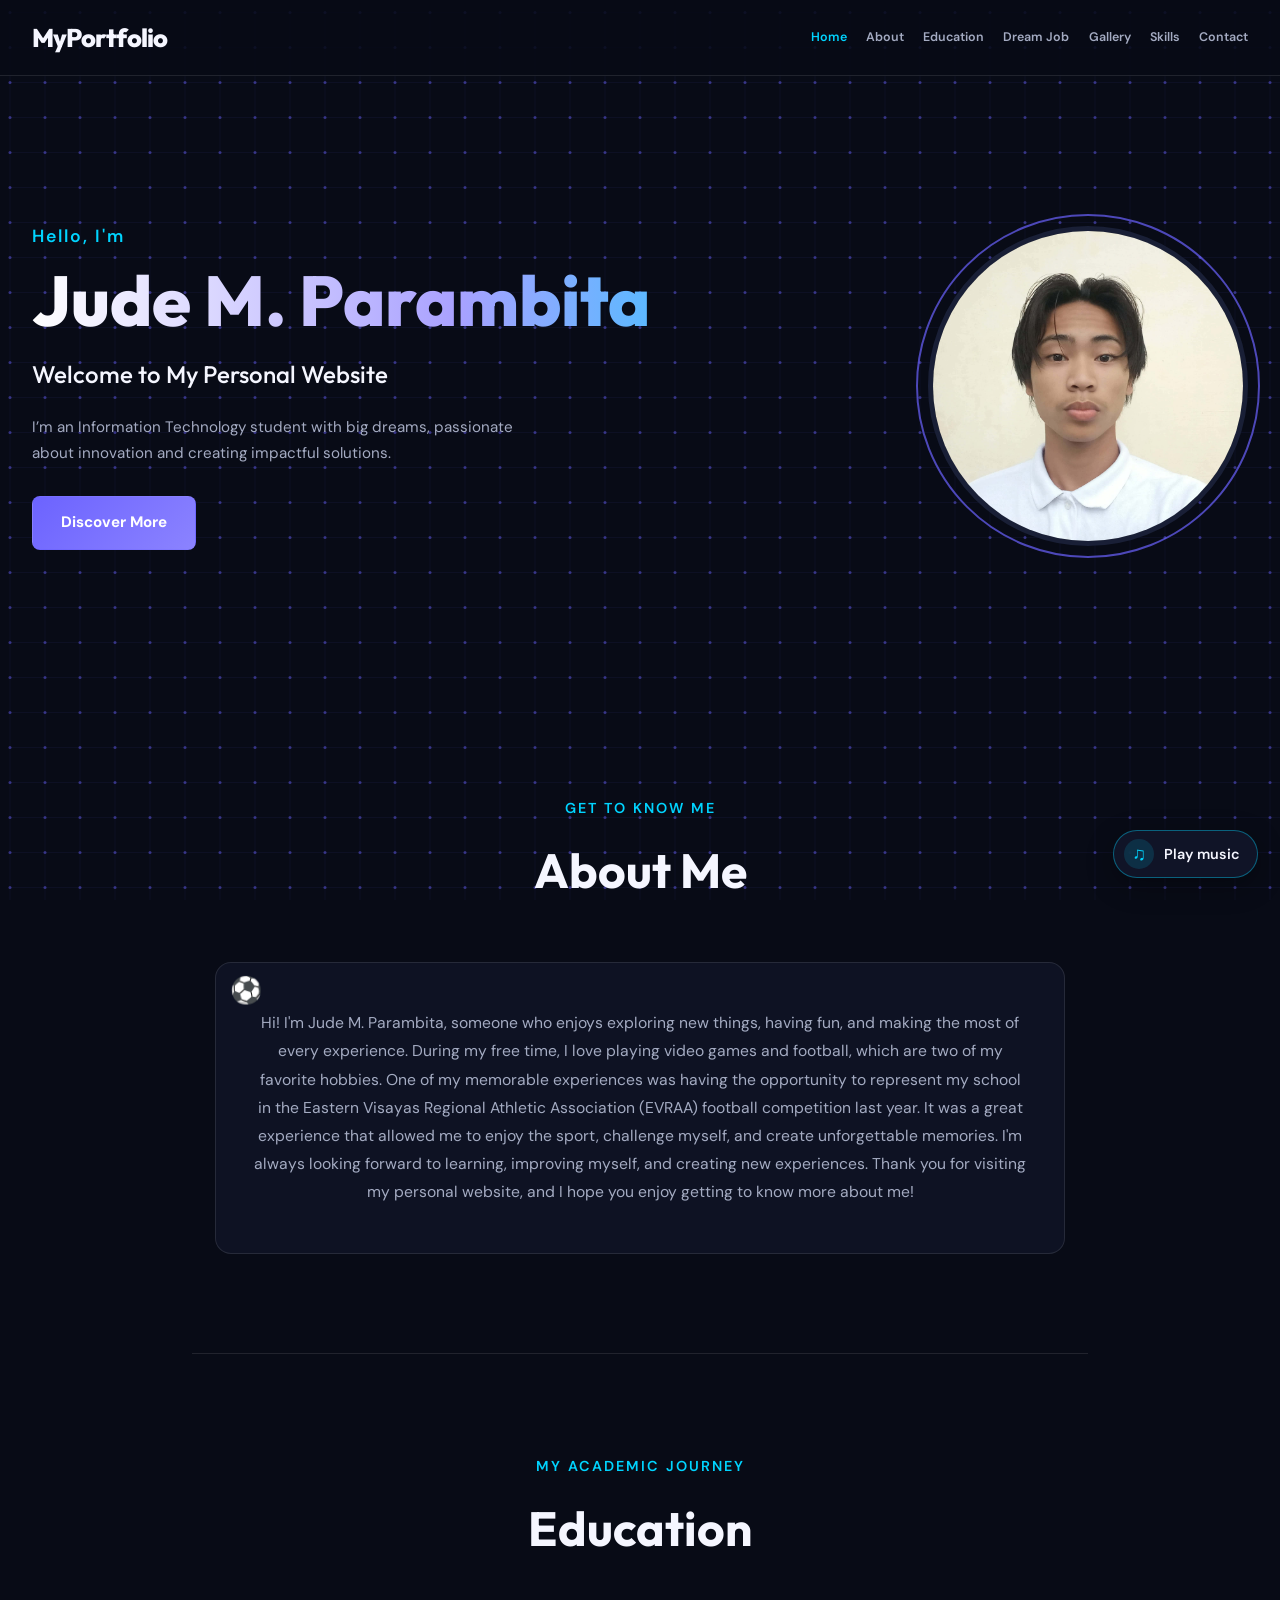
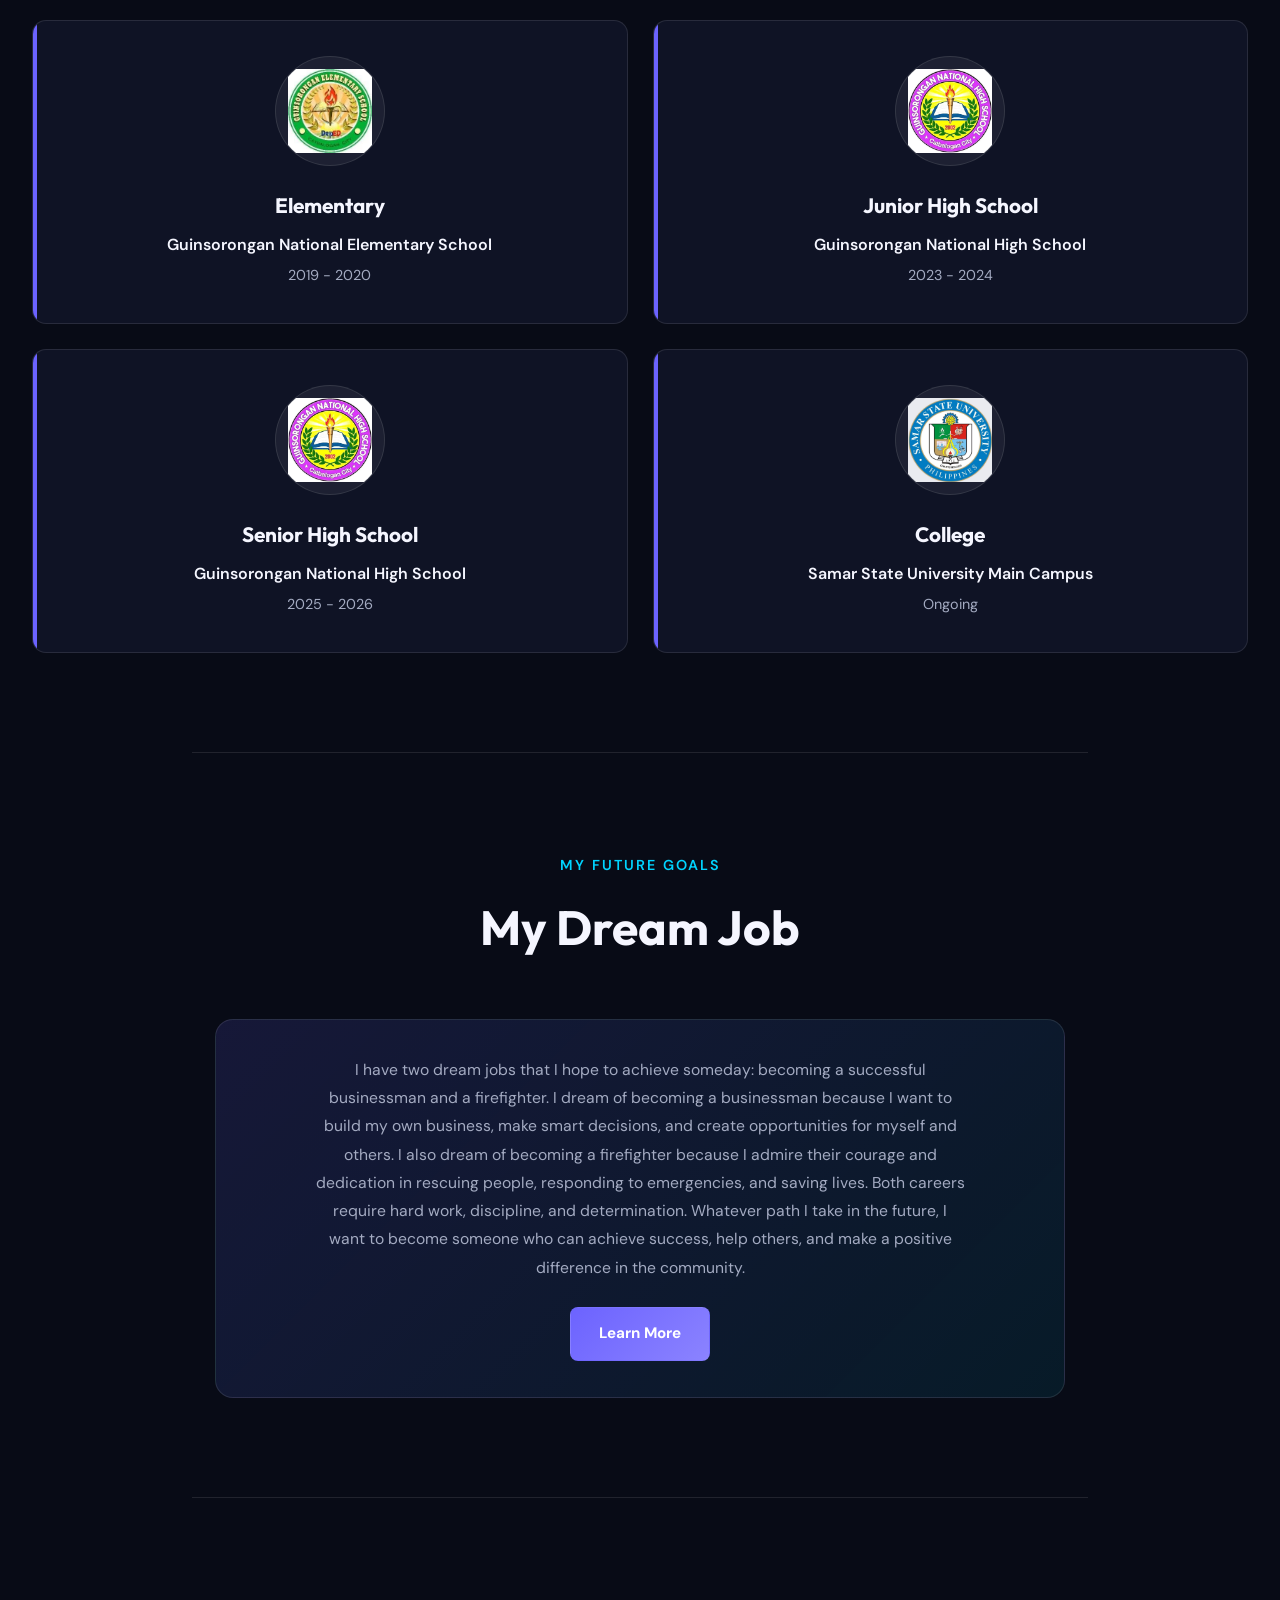
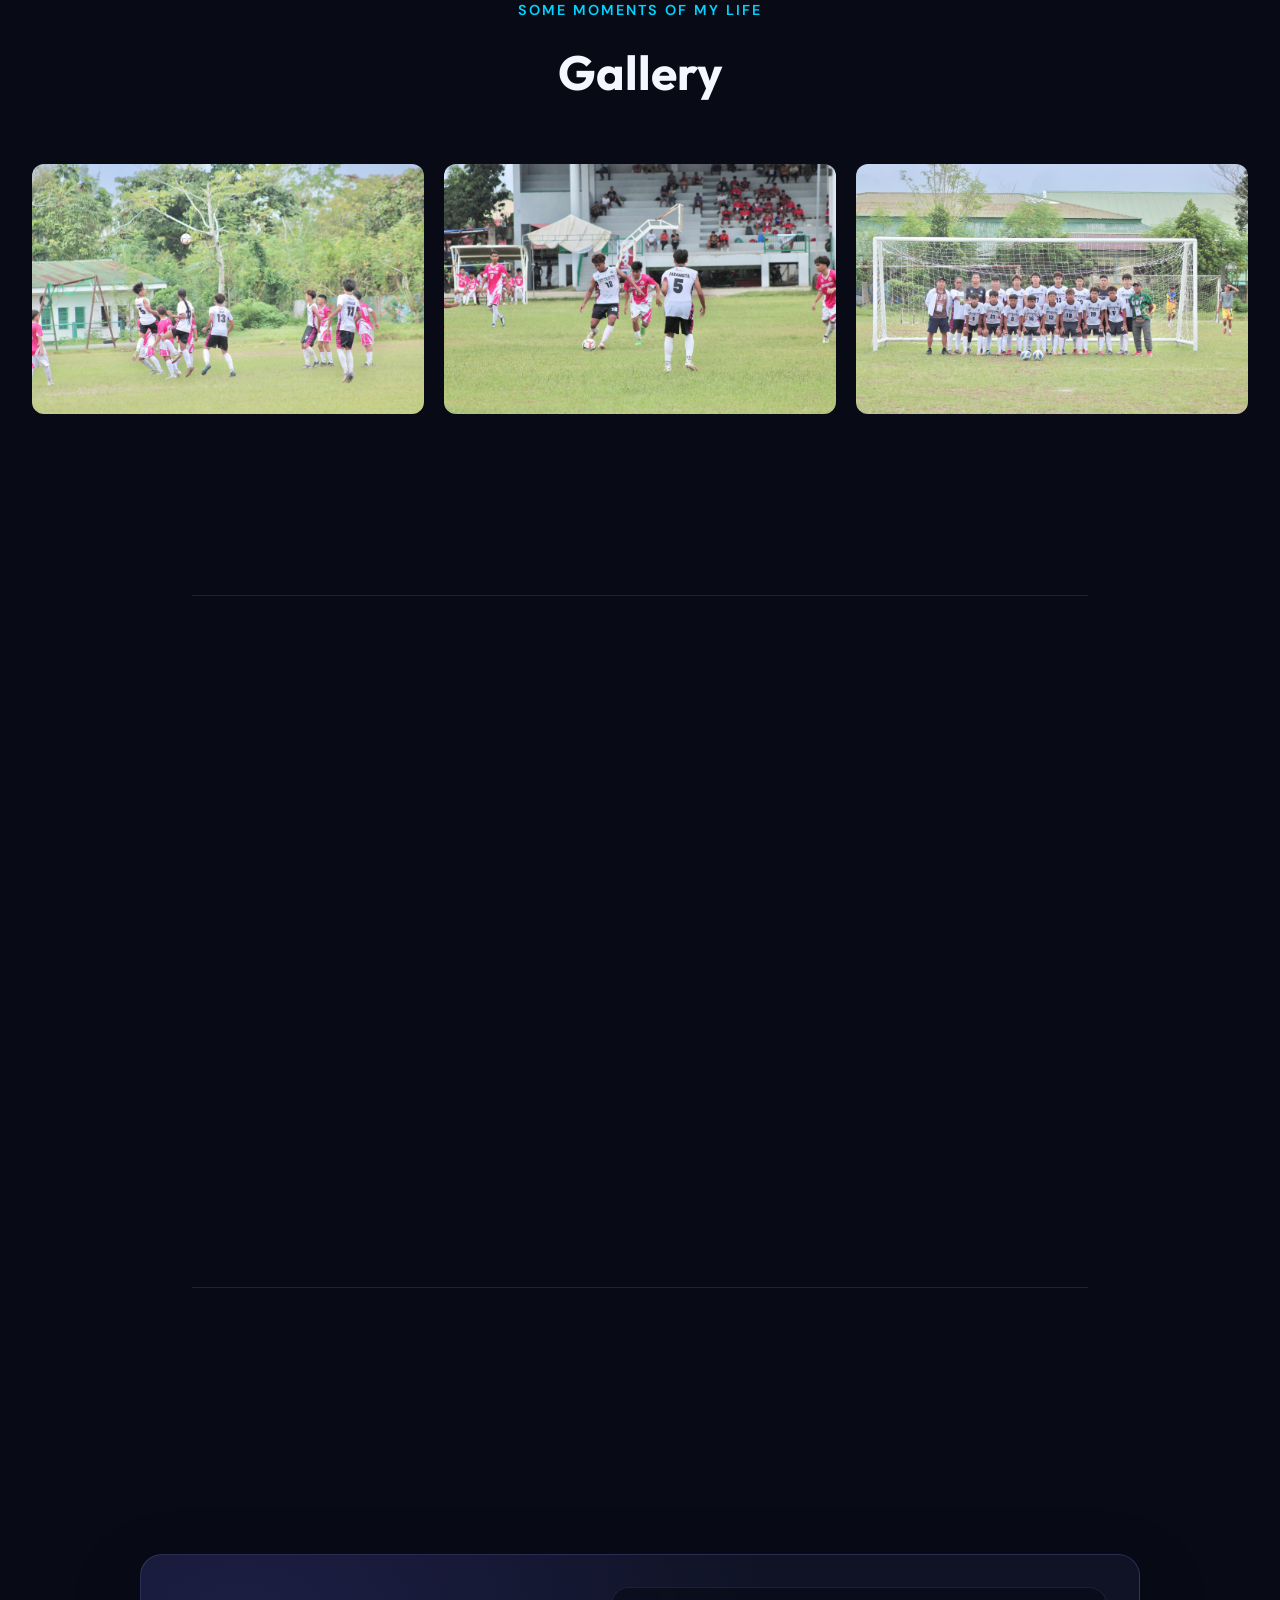
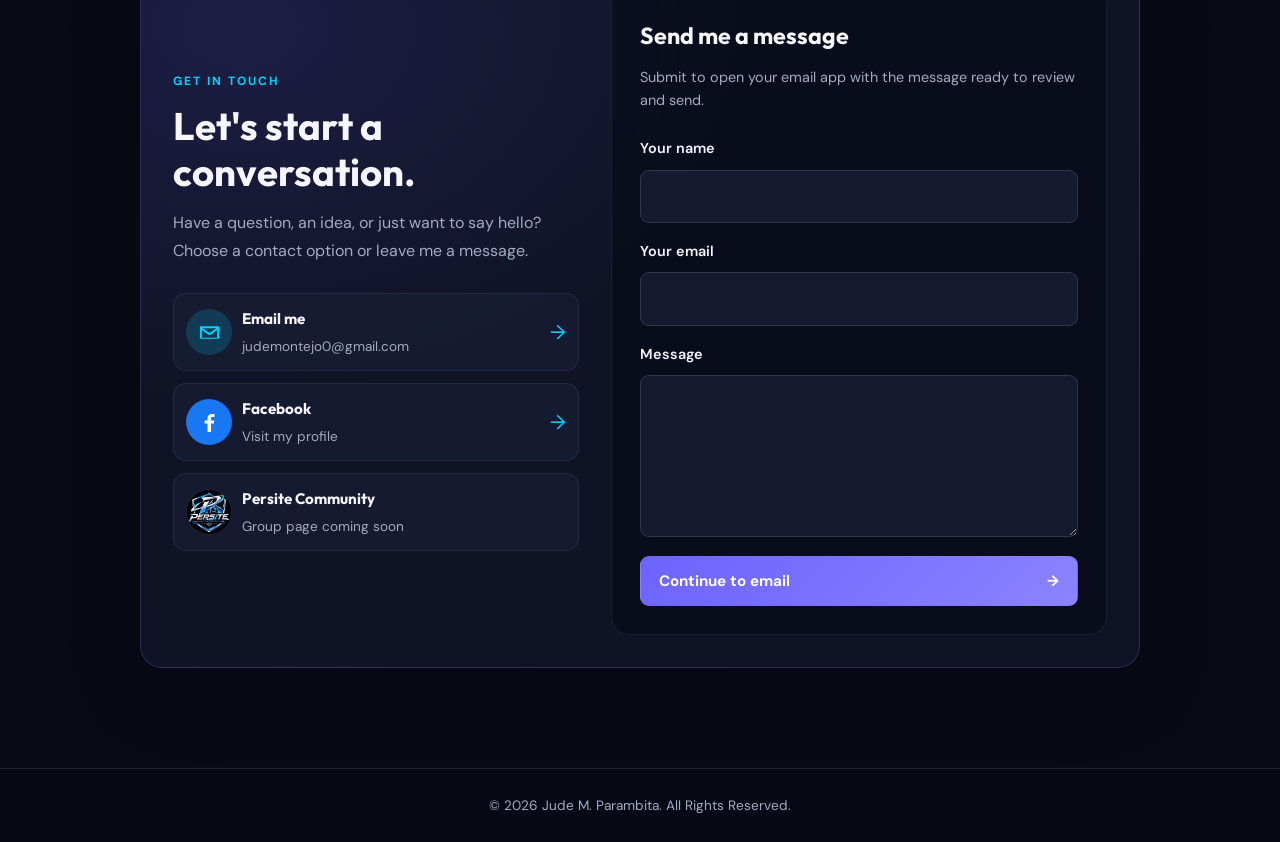
<file: index.html>
<!DOCTYPE html>
<html lang="en">

<head>
    <meta charset="UTF-8">
    <meta name="viewport" content="width=device-width, initial-scale=1.0">

    <meta name="description" content="Personal website and portfolio.">
    <meta name="author" content="Your Name">

    <title>My Personal Website</title>

    <!-- Website Stylesheets -->
    <link rel="stylesheet" href="assets/css/style.css">
    <link rel="stylesheet" href="assets/css/home.css">
    <link rel="stylesheet" href="assets/css/responsive.css">
</head>

<body>

    <!-- Interactive Background -->
    <canvas id="particles-canvas"></canvas>

    <!-- Navigation Bar -->
    <header class="header">
        <nav class="navbar">

            <a href="#home" class="logo">
                MyPortfolio
            </a>

            <button class="menu-toggle" id="menu-toggle"
                aria-label="Toggle navigation"
                aria-expanded="false">
                ☰
            </button>

            <ul class="nav-links" id="nav-links">
                <li><a href="#home">Home</a></li>
                <li><a href="#about">About</a></li>
                <li><a href="#education">Education</a></li>
                <li><a href="pages/dream-job.html">Dream Job</a></li>
                <li><a href="pages/gallery.html">Gallery</a></li>
                <li><a href="#skills">Skills</a></li>
                <li><a href="#contact">Contact</a></li>
            </ul>

        </nav>
    </header>

    <!-- Main Content -->
    <main>

        <!-- 1. Introduction Section -->
        <section id="home" class="hero section">

            <div class="hero-content reveal">
                <p class="hero-greeting">Hello, I'm</p>

                <h1>Jude M. Parambita</h1>

                <h2>Welcome to My Personal Website</h2>

                <p class="hero-description">
                    I’m an Information Technology student with big dreams, passionate about innovation and creating impactful solutions.
                </p>

                <a href="#about" class="btn">
                    Discover More
                </a>
            </div>

            <div class="hero-image reveal">
                <img src="assets/images/profile/profile.jpeg"
                    alt="Profile picture">
            </div>

        </section>

        <!-- 2. About Me Section -->
        <section id="about" class="about section">

            <div class="section-heading reveal">
                <p>Get to Know Me</p>
                <h2>About Me</h2>
            </div>

            <div class="about-content reveal">
                <span class="about-football" aria-hidden="true">⚽</span>
                <p>
                    Hi! I'm Jude M. Parambita, someone who enjoys exploring new things, having fun, and making the most of every experience. During my free time, I love playing video games and football, which are two of my favorite hobbies.

One of my memorable experiences was having the opportunity to represent my school in the Eastern Visayas Regional Athletic Association (EVRAA) football competition last year. It was a great experience that allowed me to enjoy the sport, challenge myself, and create unforgettable memories.

I'm always looking forward to learning, improving myself, and creating new experiences. Thank you for visiting my personal website, and I hope you enjoy getting to know more about me!
                </p>
            </div>

        </section>


        <!-- 3. Education Section -->
        <section id="education" class="education section">

            <div class="section-heading reveal">
                <p>My Academic Journey</p>
                <h2>Education</h2>
            </div>

            <div class="education-content">

                <!-- Elementary -->
                <div class="education-card reveal">
                    <div class="education-logo">
                        <img
                            src="assets/images/education/elementary.jpg"
                            alt="Elementary school logo"
                            loading="lazy">
                    </div>

                    <h3>Elementary</h3>
                    <p>Guinsorongan National Elementary School</p>
                    <span>2019 - 2020</span>
                </div>

                <!-- Junior High School -->
                <div class="education-card reveal">
                    <div class="education-logo">
                        <img
                            src="assets/images/education/high_school.jpg"
                            alt="Junior high school logo"
                            loading="lazy">
                    </div>

                    <h3>Junior High School</h3>
                    <p>Guinsorongan National High School</p>
                    <span>2023 - 2024</span>
                </div>

                <!-- Senior High School -->
                <div class="education-card reveal">
                    <div class="education-logo">
                        <img
                            src="assets/images/education/high_school.jpg"
                            alt="Senior high school logo"
                            loading="lazy">
                    </div>

                    <h3>Senior High School</h3>
                    <p>Guinsorongan National High School</p>
                    <span>2025 - 2026</span>
                </div>

                <!-- College -->
                <div class="education-card reveal">
                    <div class="education-logo">
                        <img
                            src="assets/images/education/college.jpg"
                            alt="College school logo"
                            loading="lazy">
                    </div>

                    <h3>College</h3>
                    <p>Samar State University Main Campus</p>
                    <span>Ongoing</span>
                </div>

            </div>

        </section>


        <!-- 4. Dream Job Preview -->
        <section id="dream-job-preview" class="dream-job-preview section">

            <div class="section-heading reveal">
                <p>My Future Goals</p>
                <h2>My Dream Job</h2>
            </div>

            <div class="dream-job-content reveal">
                <p>
                    I have two dream jobs that I hope to achieve someday: becoming a successful businessman and a firefighter. I dream of becoming a businessman because I want to build my own business, make smart decisions, and create opportunities for myself and others. I also dream of becoming a firefighter because I admire their courage and dedication in rescuing people, responding to emergencies, and saving lives. Both careers require hard work, discipline, and determination. Whatever path I take in the future, I want to become someone who can achieve success, help others, and make a positive difference in the community.
                </p>

                <a href="pages/dream-job.html" class="btn">
                    Learn More
                </a>
            </div>

        </section>

        <!-- 5. Gallery Preview -->
        <section id="gallery-preview" class="gallery-preview section">

            <div class="section-heading reveal">
                <p>Some Moments of My Life</p>
                <h2>Gallery</h2>
            </div>

            <div class="gallery-preview-content reveal">
                <img src="assets/images/gallery/p1.jpg" alt="Playing sports" loading="lazy">
                <img src="assets/images/gallery/p2.jpg" alt="Playing soccer" loading="lazy">
                <img src="assets/images/gallery/p3.jpg" alt="Football activity" loading="lazy">
            </div>

            <div class="gallery-preview-button reveal">
                <a href="pages/gallery.html" class="btn">
                    See More
                </a>
            </div>

        </section>

        <!-- 6. Skills Section -->
        <section id="skills" class="skills section">

            <div class="section-heading reveal">
                <p>My Interests &amp; Growing Strengths</p>
                <h2>My Skills</h2>
            </div>

            <div class="skills-content reveal">
                <article class="skills-card reveal">
                    <div class="skills-card-top">
                        <span class="skills-card-icon" aria-hidden="true">
                            <svg viewBox="0 0 24 24" fill="none">
                                <rect x="3" y="4" width="18" height="13" rx="2" />
                                <path d="M8 21h8M12 17v4M8 9l2 2-2 2m4 0h3" />
                            </svg>
                        </span>
                        <span class="skills-card-label">Field of study</span>
                    </div>
                    <h3>Information Technology</h3>
                    <p>
                        I’m studying Information Technology and exploring how
                        innovation can create useful solutions.
                    </p>
                </article>

                <article class="skills-card reveal">
                    <div class="skills-card-top">
                        <span class="skills-card-icon" aria-hidden="true">
                            <svg viewBox="0 0 24 24" fill="none">
                                <circle cx="12" cy="12" r="9" />
                                <path d="m12 7 2.9 2.1-1.1 3.4h-3.6l-1.1-3.4L12 7Zm-2.9 5.5-2.8 2m8.6-2 2.8 2M9 16l3 2 3-2" />
                            </svg>
                        </span>
                        <span class="skills-card-label">Team experience</span>
                    </div>
                    <h3>Football</h3>
                    <p>
                        I enjoy playing football and had the opportunity to
                        represent my school in the EVRAA competition.
                    </p>
                </article>

                <article class="skills-card reveal">
                    <div class="skills-card-top">
                        <span class="skills-card-icon" aria-hidden="true">
                            <svg viewBox="0 0 24 24" fill="none">
                                <path d="M4 19.5A2.5 2.5 0 0 1 6.5 17H20M6.5 2H20v20H6.5A2.5 2.5 0 0 1 4 19.5v-15A2.5 2.5 0 0 1 6.5 2Z" />
                                <path d="M8 7h8M8 11h6" />
                            </svg>
                        </span>
                        <span class="skills-card-label">Personal strength</span>
                    </div>
                    <h3>Continuous Learning</h3>
                    <p>
                        I enjoy exploring new things and keep looking for ways
                        to learn and improve.
                    </p>
                </article>
            </div>

            <p class="skills-development-note reveal">
                I’m also working to develop my communication, problem-solving,
                and time-management skills for my future goals.
            </p>

        </section>

        <!-- 7. Contact Section -->
        <section id="contact" class="contact section">

            <div class="section-heading reveal">
                <p>Let's Connect</p>
                <h2>Contact Me</h2>
            </div>

            <div class="contact-content reveal">

                <div class="contact-intro">
                    <span class="contact-eyebrow">GET IN TOUCH</span>
                    <h3>Let's start a conversation.</h3>
                    <p>
                        Have a question, an idea, or just want to say hello?
                        Choose a contact option or leave me a message.
                    </p>

                    <div class="contact-details">
                        <a
                            class="contact-item"
                            href="mailto:judemontejo0@gmail.com"
                            aria-label="Send an email to Jude"
                        >
                            <span class="contact-icon email-icon" aria-hidden="true">
                                <svg viewBox="0 0 24 24" focusable="false">
                                    <path d="M3 5.5h18a1 1 0 0 1 1 1v11a1 1 0 0 1-1 1H3a1 1 0 0 1-1-1v-11a1 1 0 0 1 1-1zm9 7.1 7.3-5.1H4.7l7.3 5.1zm-8 4.9h16V9.3l-7.4 5.2a1 1 0 0 1-1.2 0L4 9.3v8.2z"/>
                                </svg>
                            </span>
                            <span class="contact-item-text">
                                <strong>Email me</strong>
                                <span>judemontejo0@gmail.com</span>
                            </span>
                            <span class="contact-arrow" aria-hidden="true">&rarr;</span>
                        </a>

                        <a
                            class="contact-item"
                            href="https://www.facebook.com/share/1D561mVatN/"
                            target="_blank"
                            rel="noopener noreferrer"
                            aria-label="Visit my Facebook profile (opens in a new tab)"
                        >
                            <span class="contact-icon facebook-icon" aria-hidden="true">
                                <svg viewBox="0 0 24 24" focusable="false">
                                    <path d="M13.5 21v-8h2.7l.4-3h-3.1V8.1c0-.9.3-1.5 1.6-1.5h1.7V3.9c-.3 0-1.3-.1-2.5-.1-2.5 0-4.2 1.5-4.2 4.3V10H7.3v3h2.8v8h3.4z"/>
                                </svg>
                            </span>
                            <span class="contact-item-text">
                                <strong>Facebook</strong>
                                <span>Visit my profile</span>
                            </span>
                            <span class="contact-arrow" aria-hidden="true">&rarr;</span>
                        </a>

                        <div class="contact-item contact-item-upcoming">
                            <span class="contact-icon persite-icon">
                                <img
                                    src="assets/images/profile/persite-logo.png"
                                    alt=""
                                >
                            </span>
                            <span class="contact-item-text">
                                <strong>Persite Community</strong>
                                <span>Group page coming soon</span>
                            </span>
                        </div>
                    </div>
                </div>

                <form class="contact-form" id="contact-form">
                    <h3>Send me a message</h3>
                    <p class="contact-form-note">
                        Submit to open your email app with the message ready
                        to review and send.
                    </p>

                    <label for="contact-name">Your name</label>
                    <input
                        id="contact-name"
                        name="name"
                        type="text"
                        autocomplete="name"
                        required
                    >

                    <label for="contact-email">Your email</label>
                    <input
                        id="contact-email"
                        name="email"
                        type="email"
                        autocomplete="email"
                        required
                    >

                    <label for="contact-message">Message</label>
                    <textarea
                        id="contact-message"
                        name="message"
                        rows="5"
                        required
                    ></textarea>

                    <button class="btn contact-submit" type="submit">
                        <span>Continue to email</span>
                        <span aria-hidden="true">&rarr;</span>
                    </button>
                </form>

            </div>

        </section>

    </main>

    <!-- Footer -->
    <footer class="footer">
        <p id="footer-year">
            &copy; Jude M. Parambita. All Rights Reserved.
        </p>
    </footer>

    <!-- Website JavaScript -->
    <script src="assets/js/navigation.js" defer></script>
    <script src="assets/js/animations.js" defer></script>
    <script src="assets/js/particles.js" defer></script>
    <script src="assets/js/main.js" defer></script>
    <script src="assets/js/background-music.js" defer></script>

    <aside class="music-player" aria-label="Background music player">
        <audio
            id="background-music"
            src="assets/audio/pogisong.mp3"
            loop
            preload="none"
        ></audio>
        <button
            class="music-toggle"
            id="music-toggle"
            type="button"
            aria-label="Play background music"
            aria-pressed="false"
        >
            <span class="music-toggle-icon" aria-hidden="true">♫</span>
            <span class="music-toggle-label">Play music</span>
        </button>
        <p class="music-status" id="music-status" aria-live="polite" hidden></p>
    </aside>

</body>
</html>
</file>
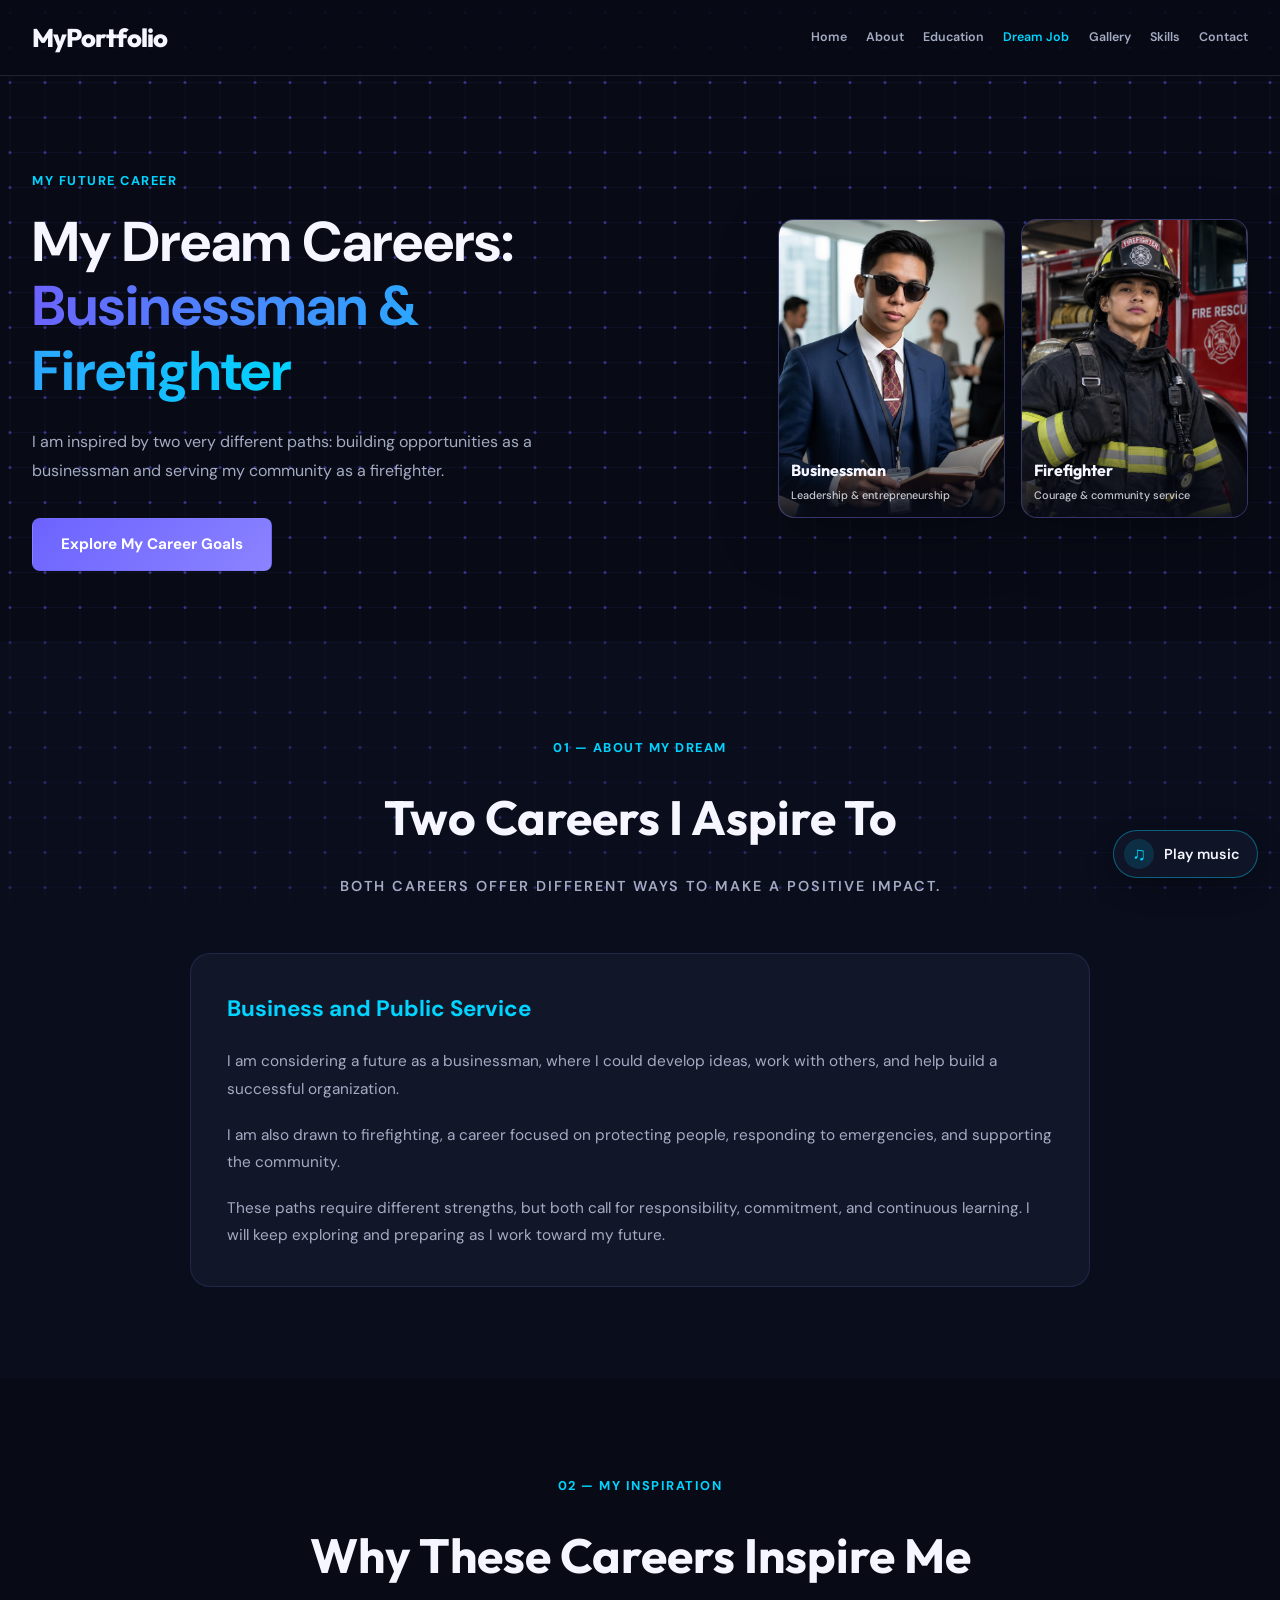
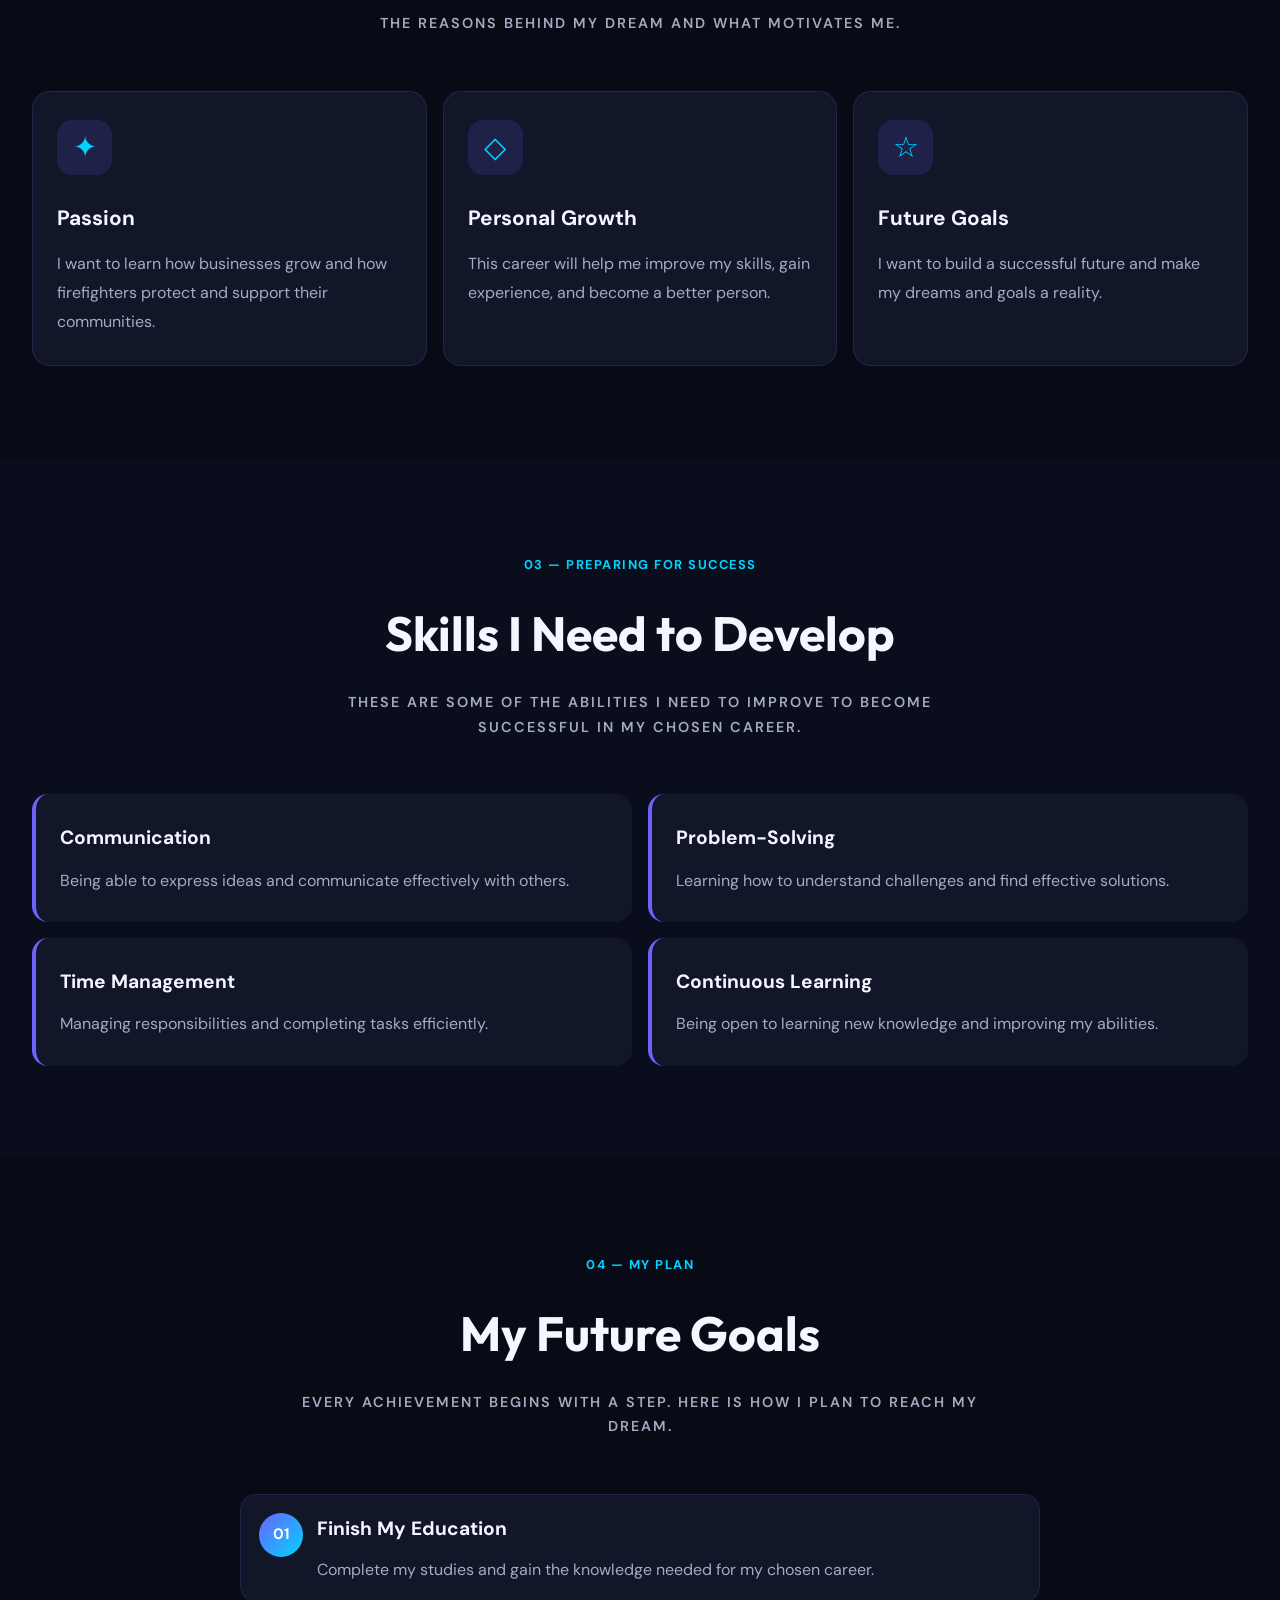
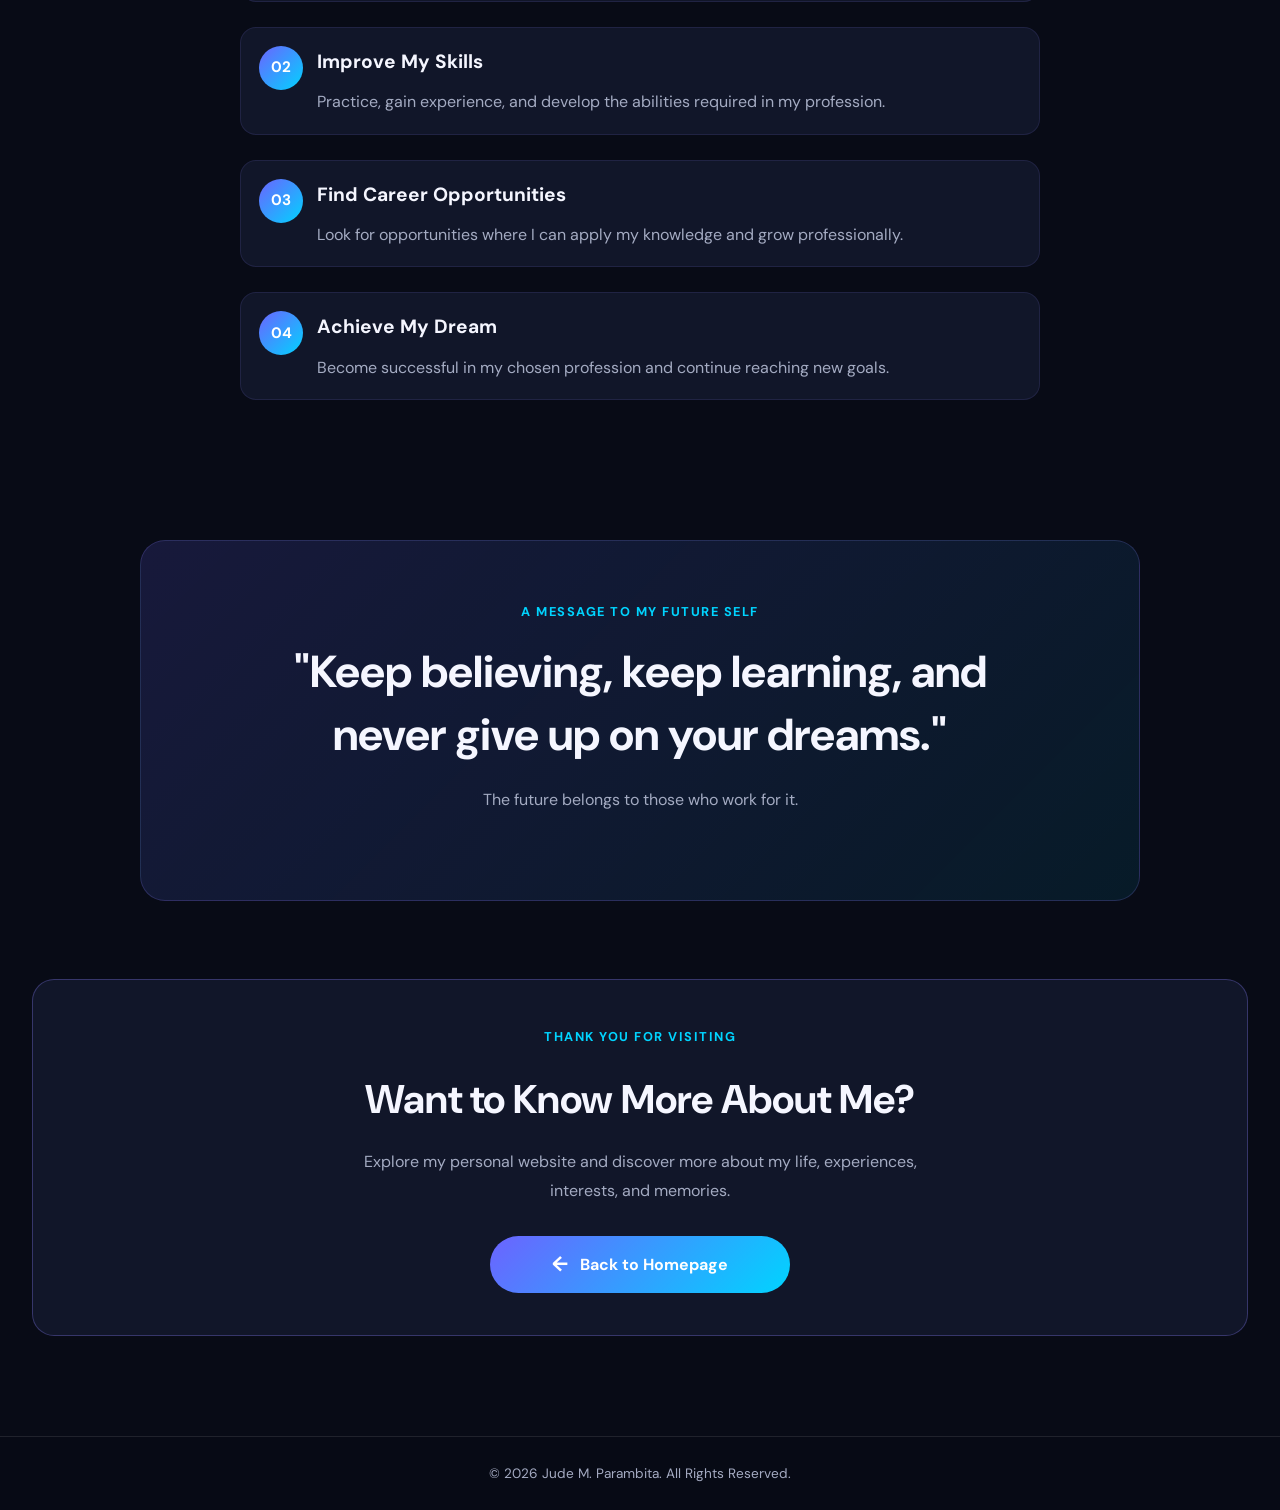
<file: pages/dream-job.html>
<!DOCTYPE html>
<html lang="en">
<head>
    <meta charset="UTF-8">
    <meta name="viewport" content="width=device-width, initial-scale=1.0">

    <title>My Dream Job | Personal Website</title>

    <link rel="stylesheet" href="../assets/css/style.css">
    <link rel="stylesheet" href="../assets/css/dream-job.css">
    <link rel="stylesheet" href="../assets/css/responsive.css">
</head>

<body>

    <!-- Background Animation -->
    <canvas id="particles-canvas"></canvas>

    <!-- Navigation -->
    <header class="header">
        <nav class="navbar">
            <a href="../index.html" class="logo">
                My<span>Portfolio</span>
            </a>

            <button class="menu-toggle" id="menu-toggle"
                aria-label="Toggle navigation"
                aria-expanded="false">
                ☰
            </button>

            <ul class="nav-links" id="nav-links">
                <li><a href="../index.html#home">Home</a></li>
                <li><a href="../index.html#about">About</a></li>
                <li><a href="../index.html#education">Education</a></li>
                <li><a href="dream-job.html" class="active">Dream Job</a></li>
                <li><a href="gallery.html">Gallery</a></li>
                <li><a href="../index.html#skills">Skills</a></li>
                <li><a href="../index.html#contact">Contact</a></li>
            </ul>
        </nav>
    </header>

    <main>

        <!-- Dream Job Hero -->
        <section class="dream-hero">
            <div class="dream-hero-content reveal">
                <span class="section-label">MY FUTURE CAREER</span>

                <h1>
                    My Dream Careers:
                    <span class="gradient-text">Businessman &amp; Firefighter</span>
                </h1>

                <p>
                    I am inspired by two very different paths: building
                    opportunities as a businessman and serving my community
                    as a firefighter.
                </p>

                <a href="#about-career" class="btn btn-primary">
                    Explore My Career Goals
                </a>
            </div>

            <div class="dream-career-gallery reveal" role="group"
                aria-label="My two career goals">
                <figure class="dream-career-card">
                    <img
                        src="../assets/images/dream-job/businessman.jpg"
                        alt="Business professional representing my business career goal"
                        loading="eager"
                    >
                    <figcaption>
                        <span>Businessman</span>
                        <small>Leadership &amp; entrepreneurship</small>
                    </figcaption>
                </figure>

                <figure class="dream-career-card">
                    <img
                        src="../assets/images/dream-job/firefighter.png"
                        alt="Firefighter representing my public service career goal"
                        loading="eager"
                    >
                    <figcaption>
                        <span>Firefighter</span>
                        <small>Courage &amp; community service</small>
                    </figcaption>
                </figure>
            </div>
        </section>

        <!-- About the Career -->
        <section class="dream-section" id="about-career">
            <div class="section-heading reveal">
                <span class="section-label">01 — ABOUT MY DREAM</span>
                <h2>Two Careers I Aspire To</h2>
                <p>
                    Both careers offer different ways to make a positive impact.
                </p>
            </div>

            <div class="career-description reveal">
                <div class="career-text">
                    <h3>Business and Public Service</h3>

                    <p>
                        I am considering a future as a businessman, where I
                        could develop ideas, work with others, and help build
                        a successful organization.
                    </p>

                    <p>
                        I am also drawn to firefighting, a career focused on
                        protecting people, responding to emergencies, and
                        supporting the community.
                    </p>

                    <p>
                        These paths require different strengths, but both
                        call for responsibility, commitment, and continuous
                        learning. I will keep exploring and preparing as I
                        work toward my future.
                    </p>
                </div>
            </div>
        </section>

        <!-- Why I Chose This Career -->
        <section class="dream-section">
            <div class="section-heading reveal">
                <span class="section-label">02 — MY INSPIRATION</span>
                <h2>Why These Careers Inspire Me</h2>
                <p>
                    The reasons behind my dream and what motivates me.
                </p>
            </div>

            <div class="reason-grid">

                <article class="reason-card reveal">
                    <div class="reason-icon">✦</div>
                    <h3>Passion</h3>
                    <p>
                        I want to learn how businesses grow and how
                        firefighters protect and support their communities.
                    </p>
                </article>

                <article class="reason-card reveal">
                    <div class="reason-icon">◇</div>
                    <h3>Personal Growth</h3>
                    <p>
                        This career will help me improve my skills,
                        gain experience, and become a better person.
                    </p>
                </article>

                <article class="reason-card reveal">
                    <div class="reason-icon">☆</div>
                    <h3>Future Goals</h3>
                    <p>
                        I want to build a successful future and make
                        my dreams and goals a reality.
                    </p>
                </article>

            </div>
        </section>

        <!-- Skills Needed -->
        <section class="dream-section">
            <div class="section-heading reveal">
                <span class="section-label">03 — PREPARING FOR SUCCESS</span>
                <h2>Skills I Need to Develop</h2>
                <p>
                    These are some of the abilities I need to improve
                    to become successful in my chosen career.
                </p>
            </div>

            <div class="career-skills">

                <div class="career-skill reveal">
                    <h3>Communication</h3>
                    <p>
                        Being able to express ideas and communicate
                        effectively with others.
                    </p>
                </div>

                <div class="career-skill reveal">
                    <h3>Problem-Solving</h3>
                    <p>
                        Learning how to understand challenges and
                        find effective solutions.
                    </p>
                </div>

                <div class="career-skill reveal">
                    <h3>Time Management</h3>
                    <p>
                        Managing responsibilities and completing
                        tasks efficiently.
                    </p>
                </div>

                <div class="career-skill reveal">
                    <h3>Continuous Learning</h3>
                    <p>
                        Being open to learning new knowledge and
                        improving my abilities.
                    </p>
                </div>

            </div>
        </section>

        <!-- Future Goals -->
        <section class="dream-section">
            <div class="section-heading reveal">
                <span class="section-label">04 — MY PLAN</span>
                <h2>My Future Goals</h2>
                <p>
                    Every achievement begins with a step.
                    Here is how I plan to reach my dream.
                </p>
            </div>

            <div class="goal-timeline">

                <div class="goal-item reveal">
                    <span class="goal-number">01</span>
                    <div>
                        <h3>Finish My Education</h3>
                        <p>
                            Complete my studies and gain the knowledge
                            needed for my chosen career.
                        </p>
                    </div>
                </div>

                <div class="goal-item reveal">
                    <span class="goal-number">02</span>
                    <div>
                        <h3>Improve My Skills</h3>
                        <p>
                            Practice, gain experience, and develop
                            the abilities required in my profession.
                        </p>
                    </div>
                </div>

                <div class="goal-item reveal">
                    <span class="goal-number">03</span>
                    <div>
                        <h3>Find Career Opportunities</h3>
                        <p>
                            Look for opportunities where I can apply
                            my knowledge and grow professionally.
                        </p>
                    </div>
                </div>

                <div class="goal-item reveal">
                    <span class="goal-number">04</span>
                    <div>
                        <h3>Achieve My Dream</h3>
                        <p>
                            Become successful in my chosen profession
                            and continue reaching new goals.
                        </p>
                    </div>
                </div>

            </div>
        </section>

        <!-- Closing Message -->
        <section class="dream-quote reveal">
            <span class="section-label">A MESSAGE TO MY FUTURE SELF</span>

            <h2>
                "Keep believing, keep learning,
                and never give up on your dreams."
            </h2>

            <p>
                The future belongs to those who work for it.
            </p>
        </section>

        <!-- Back to Homepage -->
        <section class="dream-back-home">
            <div class="dream-back-content reveal">

                <span class="section-label">THANK YOU FOR VISITING</span>

                <h2>Want to Know More About Me?</h2>

                <p>
                    Explore my personal website and discover more about
                    my life, experiences, interests, and memories.
                </p>

                <a href="../index.html" class="dream-home-button">
                    <span class="back-arrow">&larr;</span>
                    Back to Homepage
                </a>

            </div>
        </section>

    </main>

    <!-- Footer -->
    <footer class="footer">
        <p id="footer-year">
            &copy; Jude M. Parambita. All Rights Reserved.
        </p>
    </footer>

    <!-- JavaScript -->
    <script src="../assets/js/navigation.js"></script>
    <script src="../assets/js/animations.js"></script>
    <script src="../assets/js/particles.js"></script>
    <script src="../assets/js/dream-job.js"></script>
    <script src="../assets/js/main.js"></script>
    <script src="../assets/js/background-music.js"></script>

    <aside class="music-player" aria-label="Background music player">
        <audio
            id="background-music"
            src="../assets/audio/pogisong.mp3"
            loop
            preload="none"
        ></audio>
        <button
            class="music-toggle"
            id="music-toggle"
            type="button"
            aria-label="Play background music"
            aria-pressed="false"
        >
            <span class="music-toggle-icon" aria-hidden="true">&#9835;</span>
            <span class="music-toggle-label">Play music</span>
        </button>
        <p class="music-status" id="music-status" aria-live="polite" hidden></p>
    </aside>

</body>
</html>
</file>
<file: assets/css/style.css>
/* =========================================
   1. GOOGLE FONTS
========================================= */

@import url('https://fonts.googleapis.com/css2?family=DM+Sans:wght@400;500;600;700&family=Outfit:wght@400;500;600;700;800&display=swap');


/* =========================================
   2. ROOT VARIABLES
========================================= */

:root {
    --primary-color: #6c63ff;
    --secondary-color: #8b83ff;
    --accent-color: #00d4ff;

    --background-color: #080b16;
    --surface-color: #111629;
    --surface-light: #191f36;

    --text-color: #f5f6ff;
    --text-muted: #a4abc2;

    --border-color: rgba(255, 255, 255, 0.1);

    --font-heading: 'Outfit', sans-serif;
    --font-body: 'DM Sans', sans-serif;

    --transition: all 0.3s ease;

    --container-width: 1200px;
}


/* =========================================
   3. GLOBAL RESET
========================================= */

* {
    margin: 0;
    padding: 0;
    box-sizing: border-box;
}

html {
    scroll-behavior: smooth;
    scroll-padding-top: 90px;
}

body {
    min-height: 100vh;
    font-family: var(--font-body);
    background: var(--background-color);
    color: var(--text-color);
    line-height: 1.7;
    overflow-x: hidden;
}

body,
button,
input,
textarea {
    font-family: var(--font-body);
}

a {
    color: inherit;
    text-decoration: none;
}

ul {
    list-style: none;
}

img {
    display: block;
    max-width: 100%;
}

button {
    cursor: pointer;
    border: none;
}


/* =========================================
   4. PARTICLE BACKGROUND
========================================= */

#particles-canvas {
    position: fixed;
    inset: 0;
    width: 100%;
    height: 100%;
    z-index: 0;
    pointer-events: none;
}

/* Keep website content above particles */

.header,
main,
.footer {
    position: relative;
    z-index: 1;
}


/* =========================================
   5. CONTAINER AND SECTIONS
========================================= */

.section {
    width: 100%;
    max-width: var(--container-width);
    margin: 0 auto;
    padding: 100px 30px;
}

.section-heading {
    text-align: center;
    margin-bottom: 50px;
}

.section-heading p {
    color: var(--accent-color);
    font-size: 0.9rem;
    font-weight: 600;
    letter-spacing: 2px;
    text-transform: uppercase;
    margin-bottom: 10px;
}

.section-heading h2 {
    font-family: var(--font-heading);
    font-size: clamp(2rem, 4vw, 3rem);
    font-weight: 700;
}


/* =========================================
   6. NAVIGATION BAR
========================================= */

.header {
    position: sticky;
    top: 0;
    width: 100%;
    background: rgba(8, 11, 22, 0.85);
    backdrop-filter: blur(15px);
    -webkit-backdrop-filter: blur(15px);
    border-bottom: 1px solid var(--border-color);
    z-index: 1000;
}

.navbar {
    max-width: var(--container-width);
    min-height: 75px;
    padding: 0 30px;
    margin: 0 auto;

    display: flex;
    justify-content: space-between;
    align-items: center;
}

.logo {
    font-family: var(--font-heading);
    font-size: 1.6rem;
    font-weight: 800;
    color: var(--text-color);
    letter-spacing: -1px;
    transition: var(--transition);
}

.logo:hover {
    color: var(--accent-color);
}

.nav-links {
    display: flex;
    align-items: center;
    gap: 28px;
}

.nav-links a {
    color: var(--text-muted);
    font-size: 0.9rem;
    font-weight: 600;
    transition: var(--transition);
}

.nav-links a:hover,
.nav-links a.active {
    color: var(--accent-color);
}

.menu-toggle {
    display: none;
    background: transparent;
    color: var(--text-color);
    font-size: 1.8rem;
}

.music-player {
    position: fixed;
    right: 22px;
    bottom: 22px;
    z-index: 1200;
    display: grid;
    justify-items: end;
    gap: 8px;
}

.music-toggle {
    display: inline-flex;
    align-items: center;
    gap: 10px;
    min-height: 48px;
    padding: 8px 17px 8px 10px;
    border: 1px solid rgba(0, 212, 255, 0.4);
    border-radius: 999px;
    background: rgba(17, 22, 41, 0.94);
    box-shadow: 0 8px 28px rgba(0, 0, 0, 0.3);
    color: var(--text-color);
    font-size: 0.9rem;
    font-weight: 600;
    backdrop-filter: blur(12px);
    -webkit-backdrop-filter: blur(12px);
    transition: border-color 0.2s ease, transform 0.2s ease,
        background-color 0.2s ease;
}

.music-toggle:hover {
    transform: translateY(-2px);
    border-color: var(--accent-color);
    background: rgba(25, 31, 54, 0.98);
}

.music-toggle[aria-pressed="true"] {
    border-color: var(--accent-color);
    color: var(--accent-color);
}

.music-toggle-icon {
    width: 30px;
    height: 30px;
    display: grid;
    place-items: center;
    border-radius: 50%;
    background: rgba(0, 212, 255, 0.14);
    color: var(--accent-color);
    font-size: 1.15rem;
}

.music-status {
    max-width: 280px;
    padding: 9px 12px;
    border: 1px solid var(--border-color);
    border-radius: 10px;
    background: rgba(17, 22, 41, 0.96);
    color: var(--text-muted);
    font-size: 0.8rem;
    line-height: 1.5;
    text-align: left;
}


/* =========================================
   7. BUTTONS
========================================= */

.btn {
    display: inline-flex;
    justify-content: center;
    align-items: center;

    padding: 13px 28px;
    border-radius: 8px;

    background: linear-gradient(
        135deg,
        var(--primary-color),
        var(--secondary-color)
    );

    color: white;
    font-weight: 700;
    font-size: 0.95rem;

    border: 1px solid transparent;
    transition: var(--transition);
}

.btn:hover {
    transform: translateY(-4px);
    box-shadow: 0 8px 25px rgba(108, 99, 255, 0.3);
}


/* =========================================
   8. SHARED CARDS
========================================= */

.education-card,
.skills-card,
.gallery-card {
    background: rgba(17, 22, 41, 0.85);
    border: 1px solid var(--border-color);
    border-radius: 14px;
    transition: var(--transition);
}

.education-card:hover,
.skills-card:hover,
.gallery-card:hover {
    transform: translateY(-6px);
    border-color: var(--primary-color);
}


/* =========================================
   9. FOOTER
========================================= */

.footer {
    padding: 25px 20px;
    text-align: center;
    border-top: 1px solid var(--border-color);
    background: rgba(8, 11, 22, 0.9);
}

.footer p {
    color: var(--text-muted);
    font-size: 0.85rem;
}


/* =========================================
   10. TEXT SELECTION
========================================= */

::selection {
    background: var(--primary-color);
    color: white;
}


/* =========================================
   11. SCROLLBAR
========================================= */

::-webkit-scrollbar {
    width: 8px;
}

::-webkit-scrollbar-track {
    background: var(--background-color);
}

::-webkit-scrollbar-thumb {
    background: var(--primary-color);
    border-radius: 10px;
}

::-webkit-scrollbar-thumb:hover {
    background: var(--secondary-color);
}


/* =========================================
   12. SCROLL REVEAL ANIMATIONS
========================================= */

.reveal {
    opacity: 0;
    transform: translateY(35px);

    transition:
        opacity 0.8s ease,
        transform 0.8s cubic-bezier(0.22, 1, 0.36, 1);

    transition-delay: var(--reveal-delay, 0ms);
    will-change: opacity, transform;
}

.reveal.show {
    opacity: 1;
    transform: translateY(0);
    will-change: auto;
}


/* =========================================
   13. SMOOTH CARD HOVER EFFECTS
========================================= */

.education-card,
.skills-card,
.reason-card,
.gallery-item,
.dream-skill-card {
    transition:
        transform 0.35s ease,
        border-color 0.35s ease,
        box-shadow 0.35s ease;
}


/* =========================================
   14. IMAGE ERROR HANDLING
========================================= */

img.image-error {
    opacity: 0.35;
    background: var(--surface-light);
    object-fit: contain;
}


/* =========================================
   15. PAGE FADE-IN ANIMATION
========================================= */

body {
    opacity: 1;
}

body.page-loaded {
    animation: pageFadeIn 0.7s ease both;
}

@keyframes pageFadeIn {
    from {
        opacity: 0;
    }

    to {
        opacity: 1;
    }
}


/* =========================================
   16. ACCESSIBILITY - KEYBOARD FOCUS
========================================= */

a:focus-visible,
button:focus-visible {
    outline: 2px solid var(--accent-color);
    outline-offset: 4px;
}


/* =========================================
   17. REDUCED MOTION SUPPORT
========================================= */

@media (prefers-reduced-motion: reduce) {
    *,
    *::before,
    *::after {
        animation-duration: 0.01ms !important;
        animation-iteration-count: 1 !important;
        transition-duration: 0.01ms !important;
        scroll-behavior: auto !important;
    }

    .reveal {
        opacity: 1 !important;
        transform: none !important;
    }
}
</file>
<file: assets/css/home.css>
/* =========================================
   1. HERO / INTRODUCTION SECTION
========================================= */

.hero {
    min-height: 650px;
    display: flex;
    align-items: center;
    justify-content: space-between;
    gap: 60px;
    padding-top: 100px;
    padding-bottom: 100px;
}

.hero-content {
    flex: 1;
    max-width: 650px;
}

.hero-greeting {
    color: var(--accent-color);
    font-size: 1.1rem;
    font-weight: 600;
    letter-spacing: 2px;
    margin-bottom: 10px;
}

.hero-content h1 {
    font-family: var(--font-heading);
    font-size: clamp(3rem, 7vw, 5.5rem);
    font-weight: 800;
    line-height: 1.1;
    margin-bottom: 15px;

    background: linear-gradient(
        90deg,
        #ffffff,
        #a9a1ff,
        #00d4ff
    );

    -webkit-background-clip: text;
    background-clip: text;
    color: transparent;
}

.hero-content h2 {
    font-family: var(--font-heading);
    font-size: clamp(1.2rem, 3vw, 1.8rem);
    font-weight: 500;
    color: var(--text-color);
    margin-bottom: 20px;
}

.hero-description {
    max-width: 520px;
    color: var(--text-muted);
    font-size: 1rem;
    margin-bottom: 30px;
}

.hero-image {
    flex: 0 0 350px;
    width: 350px;
    height: 350px;
    position: relative;
}

.hero-image::before {
    content: "";
    position: absolute;
    inset: -12px;
    border: 2px solid var(--primary-color);
    border-radius: 50%;
    opacity: 0.7;
}

.hero-image img {
    width: 100%;
    height: 100%;
    object-fit: cover;
    border-radius: 50%;
    border: 5px solid var(--surface-light);
    position: relative;
    z-index: 1;
}


/* =========================================
   2. ABOUT ME SECTION
========================================= */

.about {
    text-align: center;
}

.about-content {
    max-width: 850px;
    margin: 0 auto;
    position: relative;
    padding: 56px;
    background: rgba(17, 22, 41, 0.75);
    border: 1px solid var(--border-color);
    border-radius: 16px;
}

.about-football {
    position: absolute;
    top: 14px;
    left: 14px;
    z-index: 1;
    font-size: 26px;
    line-height: 1;
    pointer-events: none;
    animation:
        about-football-route 16s linear infinite,
        about-football-roll 1.5s linear infinite;
}

@keyframes about-football-route {
    0%,
    100% {
        top: 14px;
        left: 14px;
    }

    25% {
        top: 14px;
        left: calc(100% - 42px);
    }

    50% {
        top: calc(100% - 42px);
        left: calc(100% - 42px);
    }

    75% {
        top: calc(100% - 42px);
        left: 14px;
    }
}

@keyframes about-football-roll {
    to {
        transform: rotate(360deg);
    }
}

.about-content p {
    color: var(--text-muted);
    font-size: 1.05rem;
    line-height: 2;
}


/* =========================================
   3. EDUCATION SECTION
========================================= */

.education-content {
    display: grid;
    grid-template-columns: repeat(2, 1fr);
    gap: 25px;
}

.education-card {
    padding: 30px;
    position: relative;
    overflow: hidden;
}

.education-card::before {
    content: "";
    position: absolute;
    top: 0;
    left: 0;
    width: 4px;
    height: 100%;
    background: var(--primary-color);
}

.education-card h3 {
    font-family: var(--font-heading);
    font-size: 1.3rem;
    margin-bottom: 10px;
}

.education-card p {
    color: var(--accent-color);
    font-weight: 600;
    margin-bottom: 5px;
}

.education-card span {
    color: var(--text-muted);
    font-size: 0.9rem;
}


/* =========================================
   4. DREAM JOB PREVIEW
========================================= */

.dream-job-content {
    max-width: 850px;
    margin: 0 auto;
    padding: 55px 35px;
    text-align: center;

    background: linear-gradient(
        135deg,
        rgba(108, 99, 255, 0.15),
        rgba(0, 212, 255, 0.08)
    );

    border: 1px solid var(--border-color);
    border-radius: 18px;
}

.dream-job-content p {
    max-width: 650px;
    margin: 0 auto 25px;
    color: var(--text-muted);
    font-size: 1.05rem;
}


/* =========================================
   5. GALLERY PREVIEW
========================================= */

.gallery-preview {
    text-align: center;
}

.gallery-preview-content {
    display: grid;
    grid-template-columns: repeat(3, 1fr);
    gap: 20px;
    margin-bottom: 35px;
}

.gallery-preview-content:empty {
    display: none;
}

.gallery-preview-content img {
    width: 100%;
    height: 250px;
    object-fit: cover;
    border-radius: 12px;
    transition: var(--transition);
    animation: gallery-preview-bob 8s ease-in-out infinite;
}

.gallery-preview-content img:nth-child(2) {
    animation-delay: 0.3s;
}

.gallery-preview-content img:nth-child(3) {
    animation-delay: 0.6s;
}

@keyframes gallery-preview-bob {
    0%,
    100% {
        translate: 0 0;
    }

    30% {
        translate: 0 -8px;
    }

    43% {
        translate: 0 0;
    }

    54% {
        translate: 0 -8px;
    }

    63% {
        translate: 0 0;
    }

    71% {
        translate: 0 -8px;
    }

    78% {
        translate: 0 0;
    }

    84% {
        translate: 0 -8px;
    }

    89% {
        translate: 0 0;
    }

    93% {
        translate: 0 -8px;
    }

    97% {
        translate: 0 0;
    }
}

.gallery-preview-content img:hover {
    transform: scale(1.03);
}


/* =========================================
   6. SKILLS SECTION
========================================= */

.skills-content {
    display: grid;
    grid-template-columns: repeat(3, 1fr);
    gap: 20px;
}

.skills-card {
    --skill-accent: var(--primary-color);
    --skill-glow: rgba(108, 99, 255, 0.16);
    position: relative;
    isolation: isolate;
    overflow: hidden;
    min-height: 260px;
    padding: 28px;
    text-align: left;
    background:
        radial-gradient(ellipse at 100% 0, var(--skill-glow), transparent 48%),
        linear-gradient(145deg, rgba(25, 31, 54, 0.96), rgba(17, 22, 41, 0.88));
}

.skills-card:nth-child(2) {
    --skill-accent: var(--accent-color);
    --skill-glow: rgba(0, 212, 255, 0.12);
}

.skills-card:nth-child(3) {
    --skill-accent: #a78bfa;
    --skill-glow: rgba(167, 139, 250, 0.14);
}

.skills-card::before {
    position: absolute;
    z-index: -1;
    top: 0;
    left: 28px;
    width: 52px;
    height: 3px;
    background: var(--skill-accent);
    border-radius: 0 0 4px 4px;
    content: "";
}

.skills-card::after {
    position: absolute;
    z-index: -1;
    top: 2px;
    right: 16px;
    color: var(--skill-accent);
    content: "0" counter(skill-card);
    counter-increment: skill-card;
    font-family: var(--font-heading);
    font-size: 4.5rem;
    font-weight: 800;
    line-height: 1;
    opacity: 0.08;
}

.skills-content {
    counter-reset: skill-card;
}

.skills-card:hover {
    border-color: var(--skill-accent);
    box-shadow: 0 16px 36px var(--skill-glow);
}

.skills-card-top {
    display: flex;
    align-items: center;
    gap: 12px;
    margin-bottom: 26px;
}

.skills-card-icon {
    display: grid;
    width: 48px;
    height: 48px;
    flex: 0 0 48px;
    place-items: center;
    color: var(--skill-accent);
    background: var(--skill-glow);
    border: 1px solid var(--skill-accent);
    border-radius: 15px;
}

.skills-card-icon svg {
    width: 25px;
    height: 25px;
    stroke: currentColor;
    stroke-linecap: round;
    stroke-linejoin: round;
    stroke-width: 1.6;
}

.skills-card-label {
    color: var(--skill-accent);
    font-size: 0.65rem;
    font-weight: 700;
    letter-spacing: 0.8px;
    text-transform: uppercase;
    white-space: nowrap;
}

.skills-card h3 {
    font-family: var(--font-heading);
    margin-bottom: 12px;
    font-size: 1.35rem;
}

.skills-card p {
    color: var(--text-muted);
    font-size: 0.9rem;
    line-height: 1.75;
}

.skills-development-note {
    max-width: 700px;
    margin: 28px auto 0;
    padding: 15px 20px;
    color: var(--text-muted);
    font-size: 0.95rem;
    line-height: 1.7;
    background: rgba(17, 22, 41, 0.65);
    border: 1px solid var(--border-color);
    border-radius: 12px;
}


/* =========================================
   7. CONTACT SECTION
========================================= */

.contact-content {
    max-width: 1000px;
    margin: 0 auto;
    display: grid;
    grid-template-columns: minmax(0, 0.9fr) minmax(0, 1.1fr);
    align-items: stretch;
    gap: 42px;
    padding: 42px;
    position: relative;
    overflow: hidden;
    text-align: left;
    background:
        radial-gradient(ellipse at 10% 10%, rgba(108, 99, 255, 0.14), transparent 42%),
        rgba(17, 22, 41, 0.85);
    border: 1px solid rgba(139, 131, 255, 0.22);
    border-radius: 22px;
    box-shadow: 0 24px 70px rgba(0, 0, 0, 0.24);
}

.contact-intro {
    display: flex;
    flex-direction: column;
    justify-content: center;
}

.contact-eyebrow {
    margin-bottom: 12px;
    color: var(--accent-color);
    font-size: 0.75rem;
    font-weight: 700;
    letter-spacing: 2px;
}

.contact-intro h3 {
    max-width: 360px;
    margin-bottom: 14px;
    font-family: var(--font-heading);
    font-size: clamp(1.8rem, 3vw, 2.45rem);
    line-height: 1.2;
}

.contact-intro > p {
    max-width: 390px;
    margin-bottom: 28px;
    color: var(--text-muted);
    line-height: 1.75;
}

.contact-details {
    display: flex;
    flex-direction: column;
    gap: 12px;
}

.contact-item {
    min-width: 0;
    min-height: 74px;
    display: flex;
    align-items: center;
    gap: 13px;
    padding: 13px 15px;
    color: var(--text-color);
    background: rgba(25, 31, 54, 0.7);
    border: 1px solid rgba(255, 255, 255, 0.07);
    border-radius: 13px;
    text-align: left;
}

a.contact-item {
    transition:
        transform 0.25s ease,
        border-color 0.25s ease,
        background-color 0.25s ease;
}

a.contact-item:hover,
a.contact-item:focus-visible {
    transform: translateX(4px);
    border-color: var(--accent-color);
    background: rgba(25, 31, 54, 0.98);
}

a.contact-item:focus-visible {
    outline: 2px solid var(--accent-color);
    outline-offset: 3px;
}

.contact-icon {
    width: 46px;
    height: 46px;
    flex: 0 0 46px;
    display: grid;
    place-items: center;
    overflow: hidden;
    border-radius: 50%;
    background: rgba(0, 212, 255, 0.12);
    color: var(--accent-color);
}

.facebook-icon {
    background: #1877f2;
}

.email-icon {
    background: rgba(0, 212, 255, 0.18);
}

.email-icon svg {
    width: 23px;
    height: 23px;
    fill: var(--accent-color);
}

.facebook-icon svg {
    width: 25px;
    height: 25px;
    fill: #fff;
}

.persite-icon {
    background: #080b16;
    border: 1px solid var(--border-color);
}

.persite-icon img {
    width: 100%;
    height: 100%;
    object-fit: cover;
}

.contact-item-text {
    min-width: 0;
    display: flex;
    flex: 1;
    flex-direction: column;
    gap: 3px;
    overflow-wrap: anywhere;
}

.contact-item-text strong {
    font-family: var(--font-heading);
    font-size: 0.95rem;
}

.contact-item-text > span {
    color: var(--text-muted);
    font-size: 0.85rem;
}

.contact-arrow {
    color: var(--accent-color);
    font-size: 1.25rem;
}

.contact-item-upcoming {
    cursor: default;
}

.contact-form {
    display: grid;
    align-content: center;
    gap: 9px;
    padding: 30px;
    text-align: left;
    background: rgba(8, 11, 22, 0.62);
    border: 1px solid rgba(255, 255, 255, 0.08);
    border-radius: 18px;
}

.contact-form h3 {
    margin-bottom: 2px;
    font-family: var(--font-heading);
    font-size: 1.45rem;
}

.contact-form-note {
    margin-bottom: 8px;
    color: var(--text-muted);
    font-size: 0.9rem;
    line-height: 1.6;
}

.contact-form label {
    margin-top: 7px;
    color: var(--text-color);
    font-size: 0.9rem;
    font-weight: 600;
}

.contact-form input,
.contact-form textarea {
    width: 100%;
    padding: 12px 14px;
    border: 1px solid rgba(255, 255, 255, 0.12);
    border-radius: 9px;
    background: rgba(25, 31, 54, 0.8);
    color: var(--text-color);
    font: inherit;
    transition: border-color 0.2s ease, background-color 0.2s ease;
}

.contact-form input:hover,
.contact-form textarea:hover {
    border-color: rgba(0, 212, 255, 0.45);
}

.contact-form textarea {
    min-height: 130px;
    resize: vertical;
}

.contact-form input:focus-visible,
.contact-form textarea:focus-visible {
    outline: 2px solid var(--accent-color);
    outline-offset: 2px;
}

.contact-submit {
    width: 100%;
    display: flex;
    justify-content: space-between;
    margin-top: 10px;
    padding: 14px 18px;
    border-radius: 9px;
}


/* =========================================
   8. SECTION SEPARATORS
========================================= */

.about,
.education,
.dream-job-preview,
.gallery-preview,
.skills,
.contact {
    position: relative;
}

.about::after,
.education::after,
.dream-job-preview::after,
.gallery-preview::after,
.skills::after {
    content: "";
    position: absolute;
    bottom: 0;
    left: 15%;
    width: 70%;
    height: 1px;
    background: var(--border-color);
}


/* =========================================
   EDUCATION SCHOOL LOGOS
========================================= */

.education-card {
    display: flex;
    flex-direction: column;
    align-items: center;
    text-align: center;
    padding: 35px 25px;
}

.education-logo {
    width: 110px;
    height: 110px;
    margin-bottom: 22px;

    display: flex;
    justify-content: center;
    align-items: center;

    background: rgba(255, 255, 255, 0.06);
    border: 1px solid var(--border-color);
    border-radius: 50%;

    overflow: hidden;
}

.education-logo img {
    width: 100%;
    height: 100%;
    padding: 12px;
    object-fit: contain;
}

.education-card h3 {
    margin-bottom: 8px;
}

.education-card p {
    color: var(--text-color);
    margin-bottom: 5px;
}

.education-card span {
    color: var(--text-muted);
    font-size: 0.9rem;
}
</file>
<file: assets/css/responsive.css>
/* Mobile-first layouts shared by every page. */

:root {
    --container-width: 100%;
}

html {
    scroll-padding-top: 70px;
}

.section {
    width: 100%;
    max-width: 1280px;
    padding: 64px 18px;
}

.navbar {
    width: 100%;
    min-height: 70px;
    padding: 0 18px;
}

.menu-toggle {
    display: grid;
    width: 44px;
    height: 44px;
    place-items: center;
}

.nav-links {
    position: absolute;
    top: 100%;
    right: 0;
    left: 0;
    z-index: 1000;
    display: none;
    max-height: calc(100vh - 70px);
    padding: 12px 18px 20px;
    overflow-y: auto;
    flex-direction: column;
    align-items: stretch;
    gap: 4px;
    background: rgba(8, 11, 22, 0.98);
    border-bottom: 1px solid var(--border-color);
    box-shadow: 0 16px 30px rgba(0, 0, 0, 0.28);
}

.nav-links.active {
    display: flex;
}

.nav-links a {
    display: block;
    padding: 10px 12px;
    font-size: 1rem;
}

.hero {
    min-height: 0;
    padding-top: 70px;
    padding-bottom: 70px;
    flex-direction: column-reverse;
    gap: 32px;
    text-align: center;
}

.hero-content {
    max-width: 100%;
}

.hero-content h1 {
    font-size: clamp(2.35rem, 10vw, 3.5rem);
    overflow-wrap: anywhere;
}

.hero-content h2 {
    font-size: clamp(1.1rem, 5vw, 1.5rem);
}

.hero-description {
    margin-right: auto;
    margin-left: auto;
    font-size: 0.95rem;
}

.hero-image {
    width: clamp(170px, 58vw, 235px);
    height: auto;
    aspect-ratio: 1;
    flex: none;
}

.about-content {
    padding: 38px 22px;
}

.about-content p {
    font-size: 0.98rem;
    line-height: 1.8;
}

.education-content,
.gallery-preview-content,
.skills-content,
.reason-grid,
.career-skills,
.gallery-grid {
    grid-template-columns: minmax(0, 1fr);
}

.education-content,
.skills-content,
.reason-grid,
.career-skills,
.gallery-grid {
    gap: 16px;
}

.education-card,
.skills-card,
.reason-card,
.career-skill {
    min-width: 0;
}

.skills-card {
    min-height: 0;
    padding: 24px;
}

.skills-card-top {
    gap: 10px;
    margin-bottom: 22px;
}

.skills-card-label {
    font-size: 0.65rem;
}

.skills-development-note {
    padding: 14px 16px;
    font-size: 0.9rem;
}

.gallery-preview-content {
    gap: 14px;
    margin-bottom: 28px;
}

.gallery-preview-content img {
    height: auto;
    aspect-ratio: 4 / 3;
}

.dream-job-content {
    padding: 36px 22px;
}

.dream-job-content p {
    font-size: 0.98rem;
    line-height: 1.8;
}

.contact-content {
    grid-template-columns: minmax(0, 1fr);
    gap: 24px;
    padding: 20px;
}

.contact-form {
    min-width: 0;
    padding: 22px 18px;
}

.contact-form input,
.contact-form textarea {
    min-width: 0;
    font-size: 16px;
}

.contact-item {
    gap: 10px;
    padding: 12px;
}

.dream-hero {
    width: 100%;
    min-height: 0;
    max-width: 1280px;
    padding: 68px 18px 54px;
    grid-template-columns: minmax(0, 1fr);
    gap: 34px;
}

.dream-hero h1 {
    font-size: clamp(2.35rem, 10vw, 3.5rem);
    overflow-wrap: anywhere;
}

.dream-hero-content > p {
    font-size: 1rem;
}

.dream-career-gallery {
    width: 100%;
    max-width: 480px;
    gap: 12px;
}

.dream-career-card {
    border-radius: 16px;
}

.dream-career-card figcaption {
    padding: 42px 12px 14px;
    font-size: 1rem;
}

.dream-career-card figcaption small {
    font-size: 0.68rem;
}

.dream-section {
    width: 100%;
    max-width: 1280px;
    padding: 64px 18px;
}

.career-description {
    padding: 28px 20px;
}

.career-text h3 {
    font-size: 1.4rem;
}

.career-text p {
    font-size: 0.96rem;
    line-height: 1.8;
}

.reason-card,
.career-skill {
    padding: 24px 20px;
}

.goal-item {
    min-width: 0;
    gap: 14px;
    padding: 18px;
}

.goal-number {
    min-width: 44px;
    width: 44px;
    height: 44px;
    flex: 0 0 44px;
    font-size: 0.95rem;
}

.dream-quote {
    width: calc(100% - 36px);
    margin: 48px auto;
    padding: 42px 20px;
}

.dream-back-home {
    width: 100%;
    max-width: 1280px;
    padding: 20px 18px 64px;
}

.dream-back-content {
    padding: 42px 20px;
}

.dream-home-button {
    width: 100%;
    max-width: 300px;
}

.gallery-hero {
    min-height: 0;
    padding-top: 70px;
    padding-bottom: 50px;
}

.gallery-subtitle,
.section-label {
    letter-spacing: 1.5px;
    overflow-wrap: anywhere;
}

.gallery-hero h1 {
    font-size: clamp(2.25rem, 10vw, 3.5rem);
    overflow-wrap: anywhere;
}

.gallery-description {
    font-size: 0.98rem;
}

.gallery-categories {
    justify-content: center;
    gap: 8px;
    margin-bottom: 28px;
}

.category-btn {
    min-height: 42px;
    padding: 9px 14px;
    font-size: 0.82rem;
}

.gallery-grid {
    gap: 16px;
}

.gallery-image-wrapper {
    height: auto;
    aspect-ratio: 4 / 3;
}

.gallery-overlay {
    padding: 18px;
    opacity: 1;
}

.gallery-overlay h3,
.gallery-overlay p {
    transform: translateY(0);
}

.gallery-view-btn {
    opacity: 1;
}

.lightbox {
    padding: 56px 52px;
}

.lightbox-content {
    min-width: 0;
}

.lightbox-content img {
    max-height: 65vh;
}

.lightbox-caption h3 {
    font-size: 1.2rem;
}

.lightbox-close {
    top: 12px;
    right: 12px;
}

.lightbox-prev {
    left: 6px;
}

.lightbox-next {
    right: 6px;
}

.footer {
    padding-right: 16px;
    padding-left: 16px;
}

.footer p {
    overflow-wrap: anywhere;
}

@media (min-width: 640px) {
    .section {
        padding: 76px 24px;
    }

    .navbar {
        padding-right: 24px;
        padding-left: 24px;
    }

    .hero {
        padding-top: 82px;
        padding-bottom: 82px;
    }

    .hero-image {
        width: 250px;
    }

    .gallery-preview-content {
        gap: 18px;
    }

    .gallery-categories {
        gap: 10px;
    }

    .category-btn {
        padding-right: 18px;
        padding-left: 18px;
    }

    .dream-section {
        padding: 76px 24px;
    }

    .dream-hero {
        padding-right: 24px;
        padding-left: 24px;
    }

    .dream-back-home {
        padding-right: 24px;
        padding-left: 24px;
    }

    .contact-form {
        padding: 28px;
    }
}

@media (min-width: 768px) {
    .section {
        padding: 84px 30px;
    }

    .menu-toggle {
        display: none;
    }

    .nav-links {
        position: static;
        display: flex;
        max-height: none;
        padding: 0;
        overflow: visible;
        flex-direction: row;
        align-items: center;
        gap: clamp(12px, 2vw, 22px);
        background: transparent;
        border: 0;
        box-shadow: none;
    }

    .nav-links a {
        padding: 8px 0;
        font-size: clamp(0.78rem, 1.5vw, 0.9rem);
    }

    .hero {
        min-height: 540px;
        padding-top: 86px;
        padding-bottom: 86px;
        flex-direction: row;
        text-align: left;
        gap: 30px;
    }

    .hero-content {
        flex: 1;
    }

    .hero-content h1 {
        font-size: clamp(2.5rem, 5.2vw, 4rem);
    }

    .hero-image {
        width: clamp(220px, 31vw, 290px);
        flex: 0 0 clamp(220px, 31vw, 290px);
    }

    .hero-description {
        margin-left: 0;
    }

    .about-content {
        padding: 46px 38px;
    }

    .education-content,
    .gallery-preview-content,
    .skills-content,
    .career-skills,
    .gallery-grid {
        grid-template-columns: repeat(2, minmax(0, 1fr));
    }

    .reason-grid {
        grid-template-columns: repeat(2, minmax(0, 1fr));
    }

    .gallery-preview-content img {
        aspect-ratio: 4 / 3;
    }

    .contact-content {
        padding: 28px;
    }

    .dream-hero {
        padding: 82px 30px 64px;
    }

    .dream-section {
        padding: 84px 30px;
    }

    .career-description {
        padding: 36px;
    }

    .reason-card,
    .career-skill {
        padding: 28px 24px;
    }

    .dream-quote {
        width: calc(100% - 60px);
        padding: 56px 34px;
    }

    .dream-back-home {
        padding: 24px 30px 80px;
    }

    .gallery-hero {
        padding-top: 82px;
        padding-bottom: 60px;
    }

    .gallery-grid {
        gap: 20px;
    }

    .gallery-overlay {
        padding: 22px;
    }

    .lightbox {
        padding: 50px 70px;
    }
}

@media (min-width: 1024px) {
    :root {
        --container-width: 1280px;
    }

    .section {
        padding: 100px 32px;
    }

    .navbar {
        max-width: 1280px;
        min-height: 75px;
        padding-right: 32px;
        padding-left: 32px;
    }

    .nav-links {
        gap: clamp(12px, 1.5vw, 22px);
    }

    .nav-links a {
        font-size: clamp(0.78rem, 0.9vw, 0.9rem);
    }

    .hero {
        min-height: 620px;
        gap: 48px;
        padding-top: 100px;
        padding-bottom: 100px;
    }

    .hero-content h1 {
        font-size: clamp(3rem, 5.5vw, 5rem);
    }

    .hero-image {
        width: 320px;
        height: 320px;
        flex-basis: 320px;
    }

    .education-content {
        grid-template-columns: repeat(2, minmax(0, 1fr));
        gap: 25px;
    }

    .gallery-preview-content,
    .skills-content,
    .reason-grid,
    .gallery-grid {
        grid-template-columns: repeat(3, minmax(0, 1fr));
    }

    .gallery-preview-content {
        gap: 20px;
    }

    .gallery-preview-content img {
        height: 250px;
        aspect-ratio: auto;
    }

    .contact-content {
        grid-template-columns: minmax(0, 0.9fr) minmax(0, 1.1fr);
        gap: 32px;
        padding: 32px;
    }

    .contact-form {
        padding: 28px;
    }

    .dream-hero {
        grid-template-columns: minmax(0, 1.2fr) minmax(0, 0.8fr);
        gap: 40px;
        padding: 90px 32px 70px;
    }

    .dream-career-gallery {
        max-width: 500px;
        gap: 16px;
    }

    .dream-section {
        padding: 92px 32px;
    }

    .career-skills {
        grid-template-columns: repeat(2, minmax(0, 1fr));
    }

    .dream-quote {
        width: calc(100% - 64px);
        max-width: 1000px;
    }

    .dream-back-home {
        padding: 30px 32px 100px;
    }

    .gallery-hero {
        min-height: 380px;
        padding-top: 100px;
        padding-bottom: 70px;
    }

    .gallery-grid {
        gap: 25px;
    }

    .gallery-image-wrapper {
        height: 320px;
        aspect-ratio: auto;
    }

    .gallery-overlay {
        opacity: 0;
    }

    .gallery-item:hover .gallery-overlay,
    .gallery-item:focus-within .gallery-overlay {
        opacity: 1;
    }

    .gallery-view-btn {
        opacity: 0;
    }

    .gallery-item:hover .gallery-view-btn,
    .gallery-item:focus-within .gallery-view-btn {
        opacity: 1;
    }

    .lightbox {
        padding: 40px 80px;
    }
}

@media (min-width: 1280px) {
    :root {
        --container-width: 1280px;
    }

    .section,
    .dream-hero,
    .dream-section,
    .dream-back-home,
    .navbar {
        max-width: 1280px;
    }
}

@media (hover: none) {
    .gallery-overlay,
    .gallery-view-btn {
        opacity: 1;
    }

    .gallery-overlay h3,
    .gallery-overlay p {
        transform: translateY(0);
    }
}

@media (prefers-reduced-motion: reduce) {
    html {
        scroll-behavior: auto;
    }

    *,
    *::before,
    *::after {
        animation-duration: 0.01ms !important;
        animation-iteration-count: 1 !important;
        transition-duration: 0.01ms !important;
    }
}
</file>
<file: assets/css/dream-job.css>
/* ========================================
   DREAM JOB PAGE
======================================== */

.dream-hero {
    min-height: 85vh;
    display: grid;
    grid-template-columns: 1.2fr 0.8fr;
    align-items: center;
    gap: 60px;
    max-width: 1200px;
    margin: 0 auto;
    padding: 100px 40px 80px;
}

.dream-hero-content {
    max-width: 650px;
}

.section-label {
    display: inline-block;
    color: var(--accent-color);
    font-size: 0.8rem;
    font-weight: 700;
    letter-spacing: 2px;
    margin-bottom: 18px;
}

.dream-hero h1 {
    font-size: clamp(2.7rem, 5vw, 4.5rem);
    line-height: 1.15;
    margin-bottom: 25px;
}

.gradient-text {
    background: linear-gradient(
        90deg,
        var(--primary-color),
        var(--accent-color)
    );
    -webkit-background-clip: text;
    background-clip: text;
    color: transparent;
}

.dream-hero-content > p {
    color: var(--text-muted);
    font-size: 1.05rem;
    line-height: 1.8;
    max-width: 550px;
    margin-bottom: 32px;
}

.dream-career-gallery {
    width: 100%;
    max-width: 520px;
    display: grid;
    grid-template-columns: repeat(2, minmax(0, 1fr));
    gap: 18px;
    justify-self: center;
}

.dream-career-card {
    min-width: 0;
    aspect-ratio: 0.76;
    position: relative;
    overflow: hidden;
    border-radius: 20px;
    border: 1px solid rgba(139, 131, 255, 0.3);
    background: var(--surface-color);
    box-shadow: 0 20px 60px rgba(0, 0, 0, 0.3);
    isolation: isolate;
    transition: transform 0.35s ease, border-color 0.35s ease,
        box-shadow 0.35s ease;
}

.dream-career-card:hover {
    transform: translateY(-8px);
    border-color: var(--accent-color);
    box-shadow: 0 26px 65px rgba(0, 0, 0, 0.4);
}

.dream-career-card img {
    width: 100%;
    height: 100%;
    object-fit: cover;
    transition: transform 0.6s ease;
}

.dream-career-card:hover img {
    transform: scale(1.06);
}

.dream-career-card figcaption {
    position: absolute;
    right: 0;
    bottom: 0;
    left: 0;
    display: flex;
    flex-direction: column;
    gap: 4px;
    padding: 54px 16px 18px;
    background: linear-gradient(transparent, rgba(8, 11, 22, 0.92));
    color: var(--text-color);
    font-family: var(--font-heading);
    font-size: 1.2rem;
    font-weight: 700;
    z-index: 1;
}

.dream-career-card figcaption small {
    color: rgba(245, 246, 255, 0.8);
    font-family: var(--font-body);
    font-size: 0.72rem;
    font-weight: 500;
    line-height: 1.4;
}

/* ========================================
   GENERAL DREAM SECTIONS
======================================== */

.dream-section {
    max-width: 1200px;
    margin: 0 auto;
    padding: 90px 40px;
}

.dream-section:nth-of-type(even) {
    background: rgba(17, 22, 41, 0.35);
}

.section-heading {
    max-width: 700px;
    margin: 0 auto 55px;
    text-align: center;
}

.section-heading h2 {
    font-size: clamp(2rem, 4vw, 3rem);
    margin-bottom: 15px;
}

.section-heading > p {
    color: var(--text-muted);
    line-height: 1.7;
}

/* ========================================
   CAREER DESCRIPTION
======================================== */

.career-description {
    max-width: 900px;
    margin: 0 auto;
    padding: 45px;
    border-radius: 20px;
    background: var(--surface-color);
    border: 1px solid rgba(139, 131, 255, 0.15);
}

.career-text h3 {
    font-size: 1.6rem;
    margin-bottom: 20px;
    color: var(--accent-color);
}

.career-text p {
    color: var(--text-muted);
    font-size: 1rem;
    line-height: 1.9;
    margin-bottom: 18px;
}

.career-text p:last-child {
    margin-bottom: 0;
}

/* ========================================
   REASONS CARDS
======================================== */

.reason-grid {
    display: grid;
    grid-template-columns: repeat(3, 1fr);
    gap: 25px;
}

.reason-card {
    padding: 35px 28px;
    border-radius: 18px;
    background: var(--surface-color);
    border: 1px solid rgba(139, 131, 255, 0.15);
    transition: transform 0.3s ease, border-color 0.3s ease;
}

.reason-card:hover {
    transform: translateY(-8px);
    border-color: var(--primary-color);
}

.reason-icon {
    width: 55px;
    height: 55px;
    display: flex;
    align-items: center;
    justify-content: center;
    border-radius: 15px;
    background: rgba(108, 99, 255, 0.15);
    color: var(--accent-color);
    font-size: 1.8rem;
    margin-bottom: 25px;
}

.reason-card h3 {
    font-size: 1.3rem;
    margin-bottom: 15px;
}

.reason-card p {
    color: var(--text-muted);
    line-height: 1.8;
}

/* ========================================
   CAREER SKILLS
======================================== */

.career-skills {
    display: grid;
    grid-template-columns: repeat(2, 1fr);
    gap: 22px;
}

.career-skill {
    padding: 28px;
    border-radius: 16px;
    background: var(--surface-color);
    border-left: 4px solid var(--primary-color);
    transition: transform 0.3s ease;
}

.career-skill:hover {
    transform: translateX(7px);
}

.career-skill h3 {
    font-size: 1.2rem;
    margin-bottom: 12px;
}

.career-skill p {
    color: var(--text-muted);
    line-height: 1.7;
}

/* ========================================
   FUTURE GOALS TIMELINE
======================================== */

.goal-timeline {
    max-width: 800px;
    margin: 0 auto;
    display: flex;
    flex-direction: column;
    gap: 25px;
}

.goal-item {
    display: flex;
    align-items: flex-start;
    gap: 25px;
    padding: 25px;
    border-radius: 16px;
    background: var(--surface-color);
    border: 1px solid rgba(139, 131, 255, 0.12);
}

.goal-number {
    min-width: 55px;
    height: 55px;
    display: flex;
    align-items: center;
    justify-content: center;
    border-radius: 50%;
    background: linear-gradient(
        135deg,
        var(--primary-color),
        var(--accent-color)
    );
    color: white;
    font-weight: 700;
    font-size: 1.1rem;
}

.goal-item h3 {
    font-size: 1.2rem;
    margin-bottom: 10px;
}

.goal-item p {
    color: var(--text-muted);
    line-height: 1.7;
}

/* ========================================
   CLOSING MESSAGE
======================================== */

.dream-quote {
    max-width: 1000px;
    margin: 80px auto;
    padding: 70px 40px;
    text-align: center;
    border-radius: 25px;
    background: linear-gradient(
        135deg,
        rgba(108, 99, 255, 0.16),
        rgba(0, 212, 255, 0.08)
    );
    border: 1px solid rgba(139, 131, 255, 0.2);
}

.dream-quote h2 {
    max-width: 750px;
    margin: 0 auto 20px;
    font-size: clamp(1.8rem, 4vw, 2.8rem);
    line-height: 1.4;
}

.dream-quote > p {
    color: var(--text-muted);
    margin-bottom: 30px;
}

/* ========================================
   BACK TO HOMEPAGE
======================================== */

.dream-back-home {
    width: 100%;
    max-width: 1200px;
    margin: 0 auto;
    padding: 30px 40px 100px;
    text-align: center;
    position: relative;
    z-index: 10;
}

.dream-back-content {
    padding: 60px 30px;
    border-radius: 22px;
    background: var(--surface-color);
    border: 1px solid rgba(139, 131, 255, 0.3);
}

.dream-back-content h2 {
    font-size: clamp(1.8rem, 4vw, 2.5rem);
    color: var(--text-color);
    margin-bottom: 15px;
}

.dream-back-content p {
    max-width: 600px;
    margin: 0 auto 30px;
    color: var(--text-muted);
    line-height: 1.8;
}

/* Homepage Button */

.dream-home-button,
.dream-home-button:link,
.dream-home-button:visited {
    display: inline-flex !important;
    align-items: center;
    justify-content: center;
    gap: 12px;

    min-height: 52px;
    padding: 15px 32px;

    background: linear-gradient(
        135deg,
        var(--primary-color),
        var(--accent-color)
    );

    color: #ffffff !important;
    text-decoration: none !important;

    font-size: 1rem;
    font-weight: 700;

    border: 0;
    border-radius: 50px;

    opacity: 1 !important;
    visibility: visible !important;

    position: relative;
    z-index: 20;

    cursor: pointer;

    transition:
        transform 0.3s ease,
        box-shadow 0.3s ease;
}

.dream-home-button:hover {
    transform: translateY(-4px);
    box-shadow: 0 10px 30px rgba(108, 99, 255, 0.35);
}

.back-arrow {
    font-size: 1.3rem;
    line-height: 1;
}

/* ========================================
   RESPONSIVE DESIGN
======================================== */

@media (max-width: 900px) {
    .dream-hero {
        grid-template-columns: 1fr;
        text-align: center;
        gap: 45px;
        padding-top: 80px;
    }

    .dream-hero-content {
        margin: 0 auto;
    }

    .dream-hero-content > p {
        margin-left: auto;
        margin-right: auto;
    }

    .dream-career-gallery {
        max-width: 500px;
    }

    .reason-grid {
        grid-template-columns: repeat(2, 1fr);
    }
}

@media (max-width: 600px) {
    .dream-hero {
        padding: 65px 20px;
        min-height: auto;
    }

    .dream-hero h1 {
        font-size: 2.5rem;
    }

    .dream-career-gallery {
        gap: 12px;
    }

    .dream-career-card {
        border-radius: 16px;
    }

    .dream-career-card figcaption {
        padding: 42px 10px 12px;
        font-size: 1rem;
    }

    .dream-career-card figcaption small {
        font-size: 0.65rem;
    }

    .dream-section {
        padding: 65px 20px;
    }

    .career-description {
        padding: 28px 22px;
    }

    .reason-grid,
    .career-skills {
        grid-template-columns: 1fr;
    }

    .reason-card {
        padding: 28px 22px;
    }

    .goal-item {
        gap: 15px;
        padding: 20px;
    }

    .goal-number {
        min-width: 45px;
        height: 45px;
        font-size: 0.95rem;
    }

    .dream-quote {
        margin: 50px 20px;
        padding: 50px 22px;
    }

    .dream-back-home {
        padding: 20px 20px 70px;
    }

    .dream-back-content {
        padding: 45px 22px;
    }

    .dream-home-button {
        width: 100%;
        max-width: 280px;
    }
}
</file>
